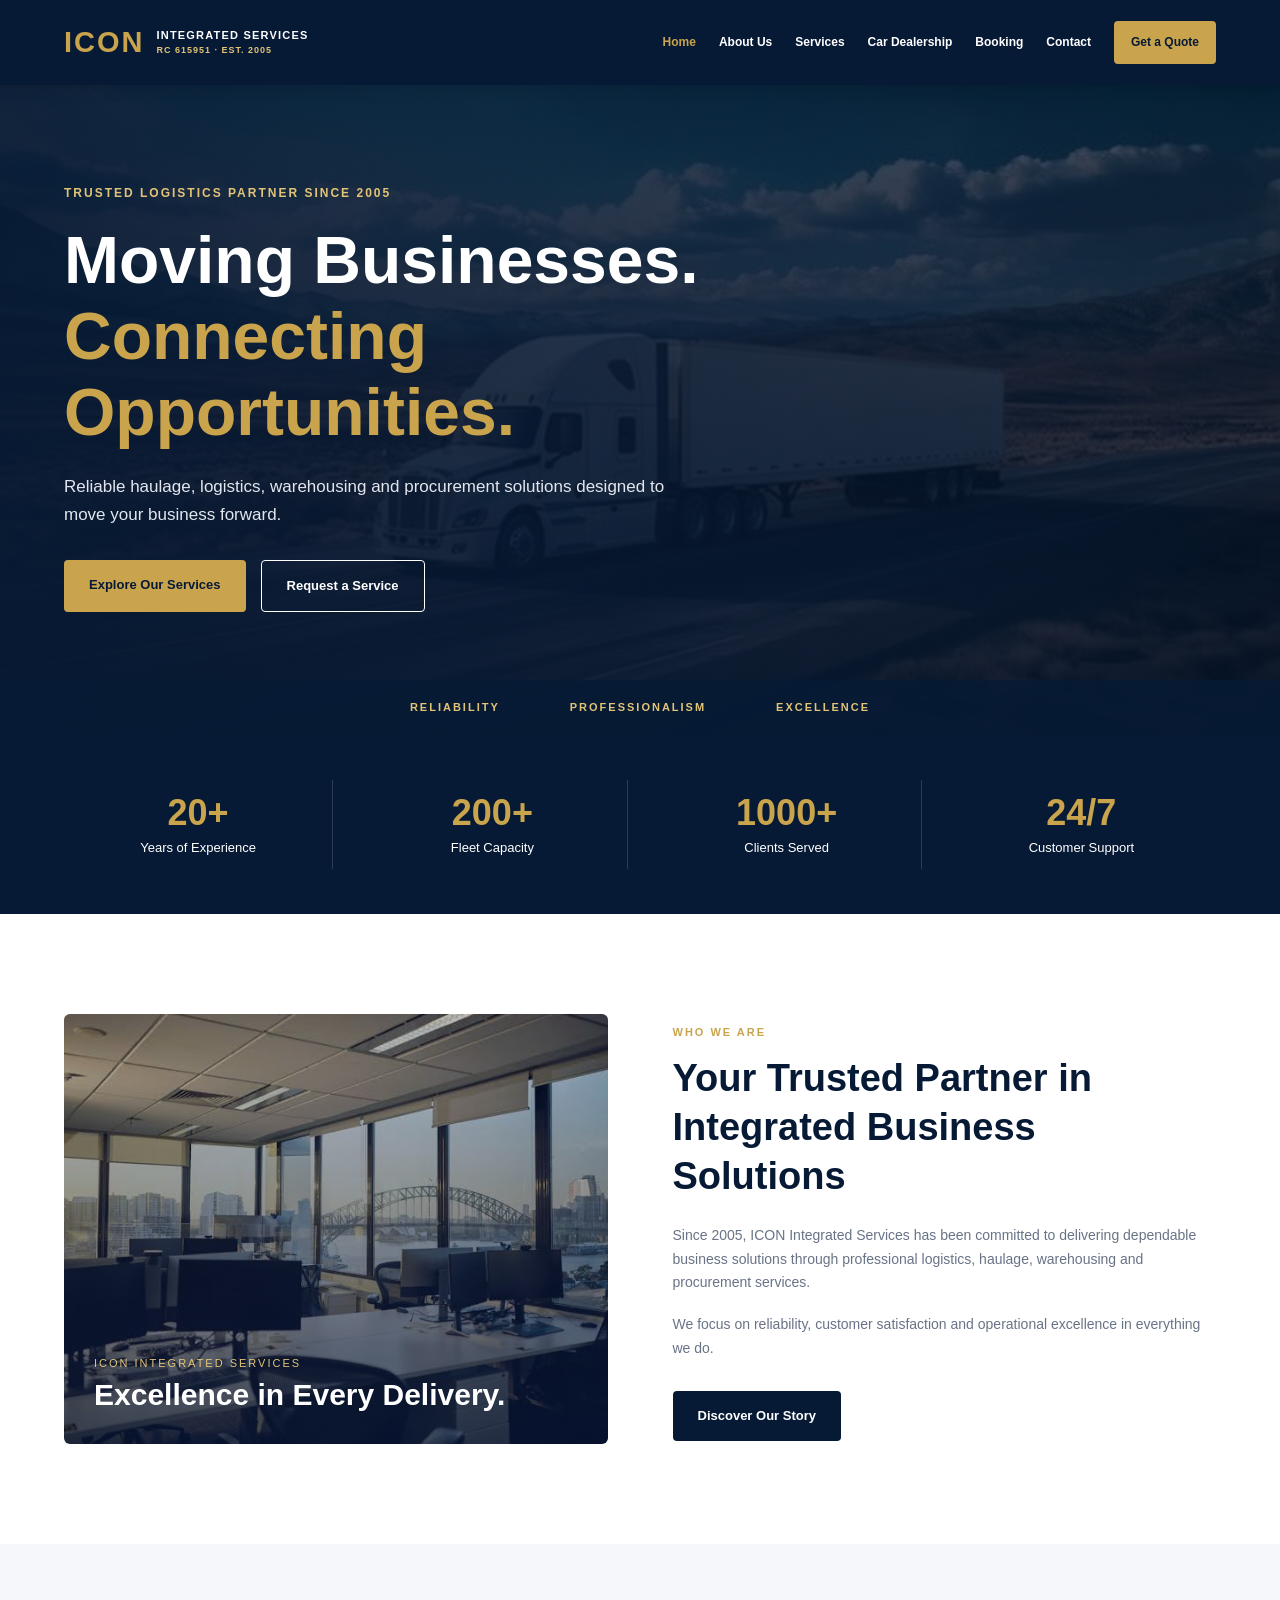
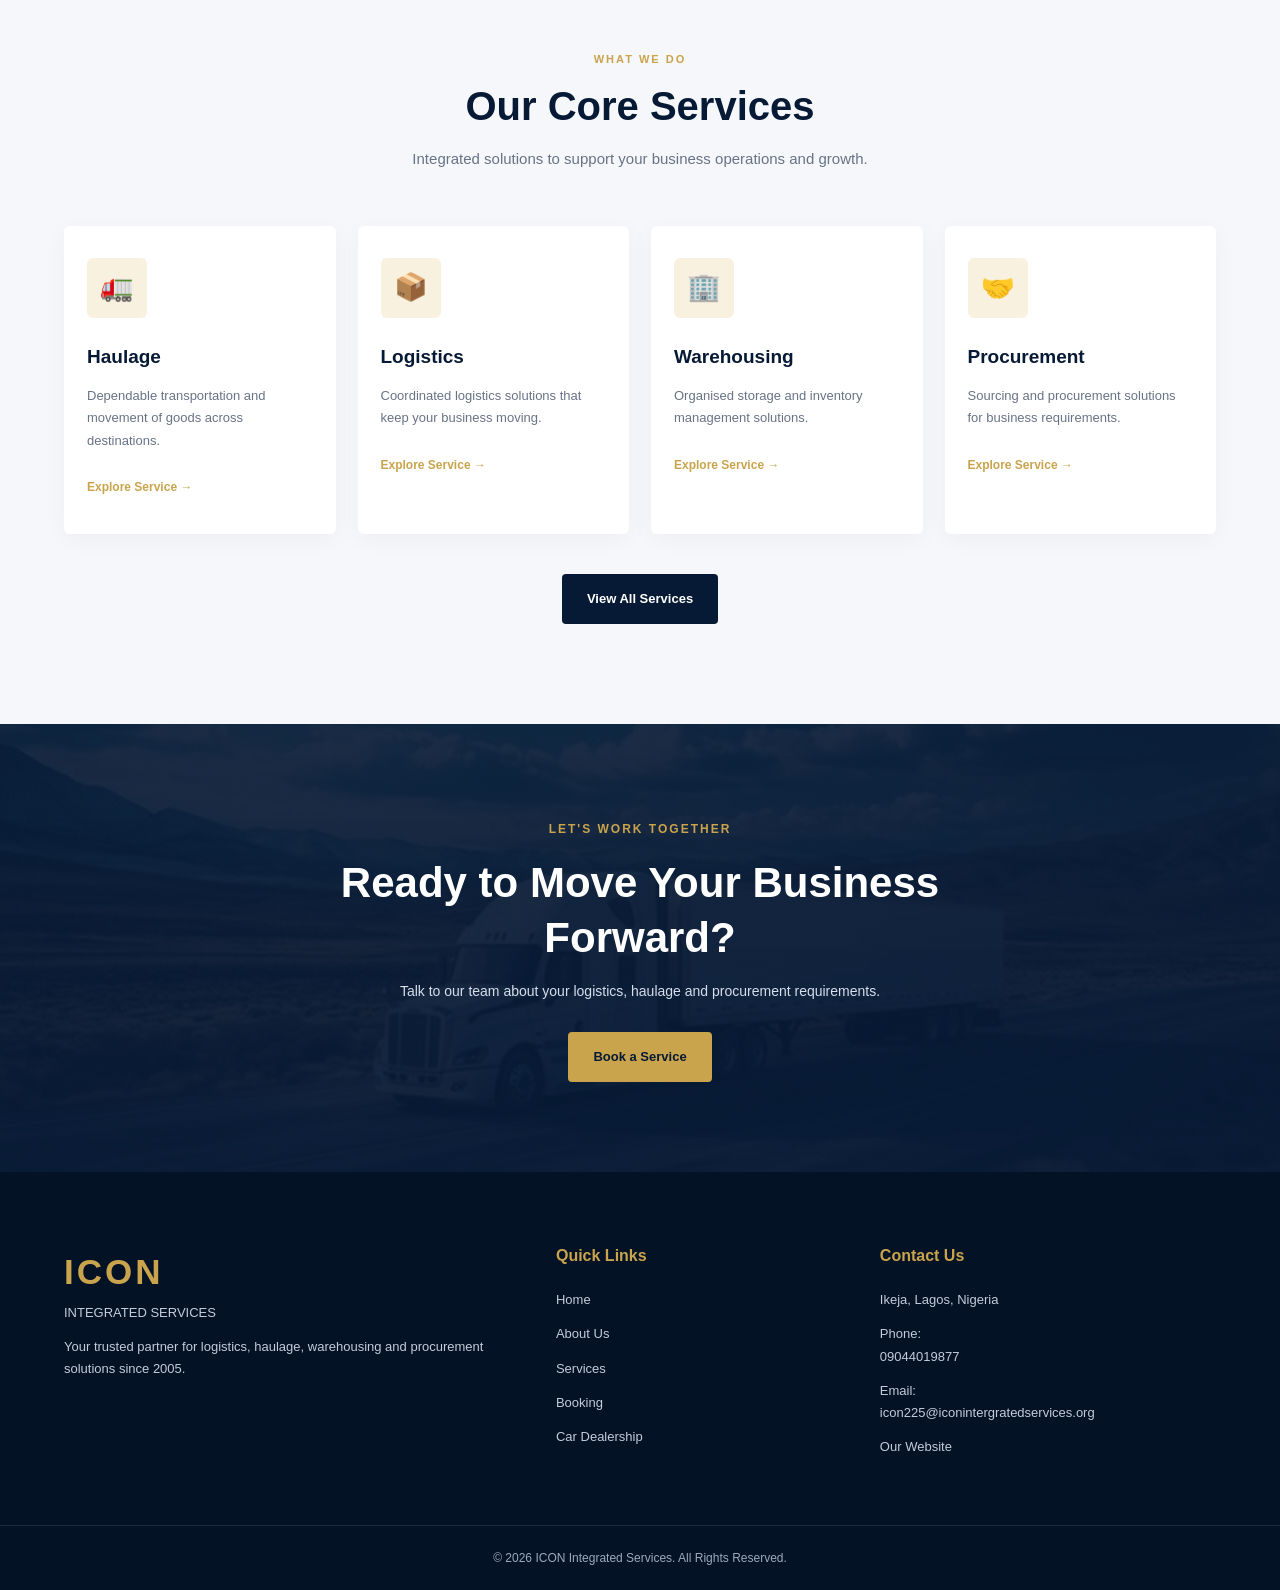
<file: index.html>
<!DOCTYPE html>
<html lang="en">
<head>
    <meta charset="UTF-8">
    <meta name="viewport" content="width=device-width, initial-scale=1.0">

    <title>ICON Integrated Services | Logistics & Haulage</title>

    <meta name="description" content="ICON Integrated Services provides professional haulage, logistics, warehousing and procurement solutions across Nigeria.">

    <meta name="theme-color" content="#071a35">

    <link rel="stylesheet" href="style.css">
</head>

<body>

    <!-- HEADER -->
    <header class="header">
        <div class="container nav-container">

            <a href="index.html" class="logo">
                <span class="logo-icon">ICON</span>
                <span class="logo-text">
                    INTEGRATED SERVICES
                    <small>RC 615951 · EST. 2005</small>
                </span>
            </a>

            <button class="menu-toggle" id="menuToggle"
                aria-label="Toggle navigation" aria-expanded="false">
                ☰
            </button>

            <nav class="navbar" id="navbar">
                <a href="index.html" class="active">Home</a>
                <a href="about.html">About Us</a>
                <a href="services.html">Services</a>
                <a href="car-dealership.html">Car Dealership</a>
                <a href="booking.html">Booking</a>
                <a href="contact.html">Contact</a>
                <a href="booking.html" class="nav-button">Get a Quote</a>
            </nav>

        </div>
    </header>


    <!-- HERO SECTION -->
    <section class="hero">

        <div class="hero-overlay"></div>

        <div class="container hero-content">

            <span class="hero-tag">
                TRUSTED LOGISTICS PARTNER SINCE 2005
            </span>

            <h1>
                Moving Businesses.<br>
                <span>Connecting Opportunities.</span>
            </h1>

            <p>
                Reliable haulage, logistics, warehousing and procurement
                solutions designed to move your business forward.
            </p>

            <div class="hero-buttons">
                <a href="services.html" class="btn btn-gold">
                    Explore Our Services
                </a>

                <a href="booking.html" class="btn btn-outline">
                    Request a Service
                </a>
            </div>

        </div>

        <div class="hero-bottom">
            <span>RELIABILITY</span>
            <span>PROFESSIONALISM</span>
            <span>EXCELLENCE</span>
        </div>

    </section>


    <!-- STATISTICS -->
    <section class="stats">
        <div class="container stats-grid">

            <div class="stat-item">
                <h2>20+</h2>
                <p>Years of Experience</p>
            </div>

            <div class="stat-item">
                <h2>200+</h2>
                <p>Fleet Capacity</p>
            </div>

            <div class="stat-item">
                <h2>1000+</h2>
                <p>Clients Served</p>
            </div>

            <div class="stat-item">
                <h2>24/7</h2>
                <p>Customer Support</p>
            </div>

        </div>
    </section>


    <!-- ABOUT PREVIEW -->
    <section class="about-section">
        <div class="container about-grid">

            <div class="about-image">
                <div class="about-image-text">
                    <span>ICON INTEGRATED SERVICES</span>
                    <h2>Excellence in Every Delivery.</h2>
                </div>
            </div>

            <div class="about-content">

                <span class="section-label">WHO WE ARE</span>

                <h2>
                    Your Trusted Partner in
                    Integrated Business Solutions
                </h2>

                <p>
                    Since 2005, ICON Integrated Services has been
                    committed to delivering dependable business
                    solutions through professional logistics,
                    haulage, warehousing and procurement services.
                </p>

                <p>
                    We focus on reliability, customer satisfaction
                    and operational excellence in everything we do.
                </p>

                <a href="about.html" class="btn btn-dark">
                    Discover Our Story
                </a>

            </div>

        </div>
    </section>


    <!-- SERVICES -->
    <section class="services-section">
        <div class="container">

            <div class="section-heading">
                <span class="section-label">WHAT WE DO</span>
                <h2>Our Core Services</h2>
                <p>
                    Integrated solutions to support your business
                    operations and growth.
                </p>
            </div>

            <div class="services-grid">

                <article class="service-card">
                    <div class="service-icon">🚛</div>
                    <h3>Haulage</h3>
                    <p>
                        Dependable transportation and movement
                        of goods across destinations.
                    </p>
                    <a href="services.html">Explore Service →</a>
                </article>

                <article class="service-card">
                    <div class="service-icon">📦</div>
                    <h3>Logistics</h3>
                    <p>
                        Coordinated logistics solutions that
                        keep your business moving.
                    </p>
                    <a href="services.html">Explore Service →</a>
                </article>

                <article class="service-card">
                    <div class="service-icon">🏢</div>
                    <h3>Warehousing</h3>
                    <p>
                        Organised storage and inventory
                        management solutions.
                    </p>
                    <a href="services.html">Explore Service →</a>
                </article>

                <article class="service-card">
                    <div class="service-icon">🤝</div>
                    <h3>Procurement</h3>
                    <p>
                        Sourcing and procurement solutions
                        for business requirements.
                    </p>
                    <a href="services.html">Explore Service →</a>
                </article>

            </div>

            <div class="services-more">
                <a href="services.html" class="btn btn-dark">
                    View All Services
                </a>
            </div>

        </div>
    </section>


    <!-- CALL TO ACTION -->
    <section class="cta-section">
        <div class="container cta-content">

            <span>LET'S WORK TOGETHER</span>

            <h2>
                Ready to Move Your Business Forward?
            </h2>

            <p>
                Talk to our team about your logistics,
                haulage and procurement requirements.
            </p>

            <a href="booking.html" class="btn btn-gold">
                Book a Service
            </a>

        </div>
    </section>


    <!-- FOOTER -->
    <footer class="footer">

        <div class="container footer-grid">

            <div>
                <h2>ICON</h2>
                <p>INTEGRATED SERVICES</p>
                <p>
                    Your trusted partner for logistics,
                    haulage, warehousing and procurement
                    solutions since 2005.
                </p>
            </div>

            <div>
                <h3>Quick Links</h3>
                <a href="index.html">Home</a>
                <a href="about.html">About Us</a>
                <a href="services.html">Services</a>
                <a href="booking.html">Booking</a>
                <a href="car-dealership.html">Car Dealership</a>
            </div>

            <div>
                <h3>Contact Us</h3>
                <p>Ikeja, Lagos, Nigeria</p>
                <p>Phone: <a href="tel:+2349044019877">09044019877</a></p>
                <p>Email: <a href="mailto:icon225@iconintergratedservices.org">icon225@iconintergratedservices.org</a></p>
                <a href="https://iconintegratedservices.org">
                    Our Website
                </a>
            </div>

        </div>

        <div class="footer-bottom">
            <p>
                © <span id="currentYear">2026</span>
                ICON Integrated Services. All Rights Reserved.
            </p>
        </div>

    </footer>


    <script src="scripts.js"></script>
    <script src="chat-widget.js"></script>

</body>
</html>
</file>
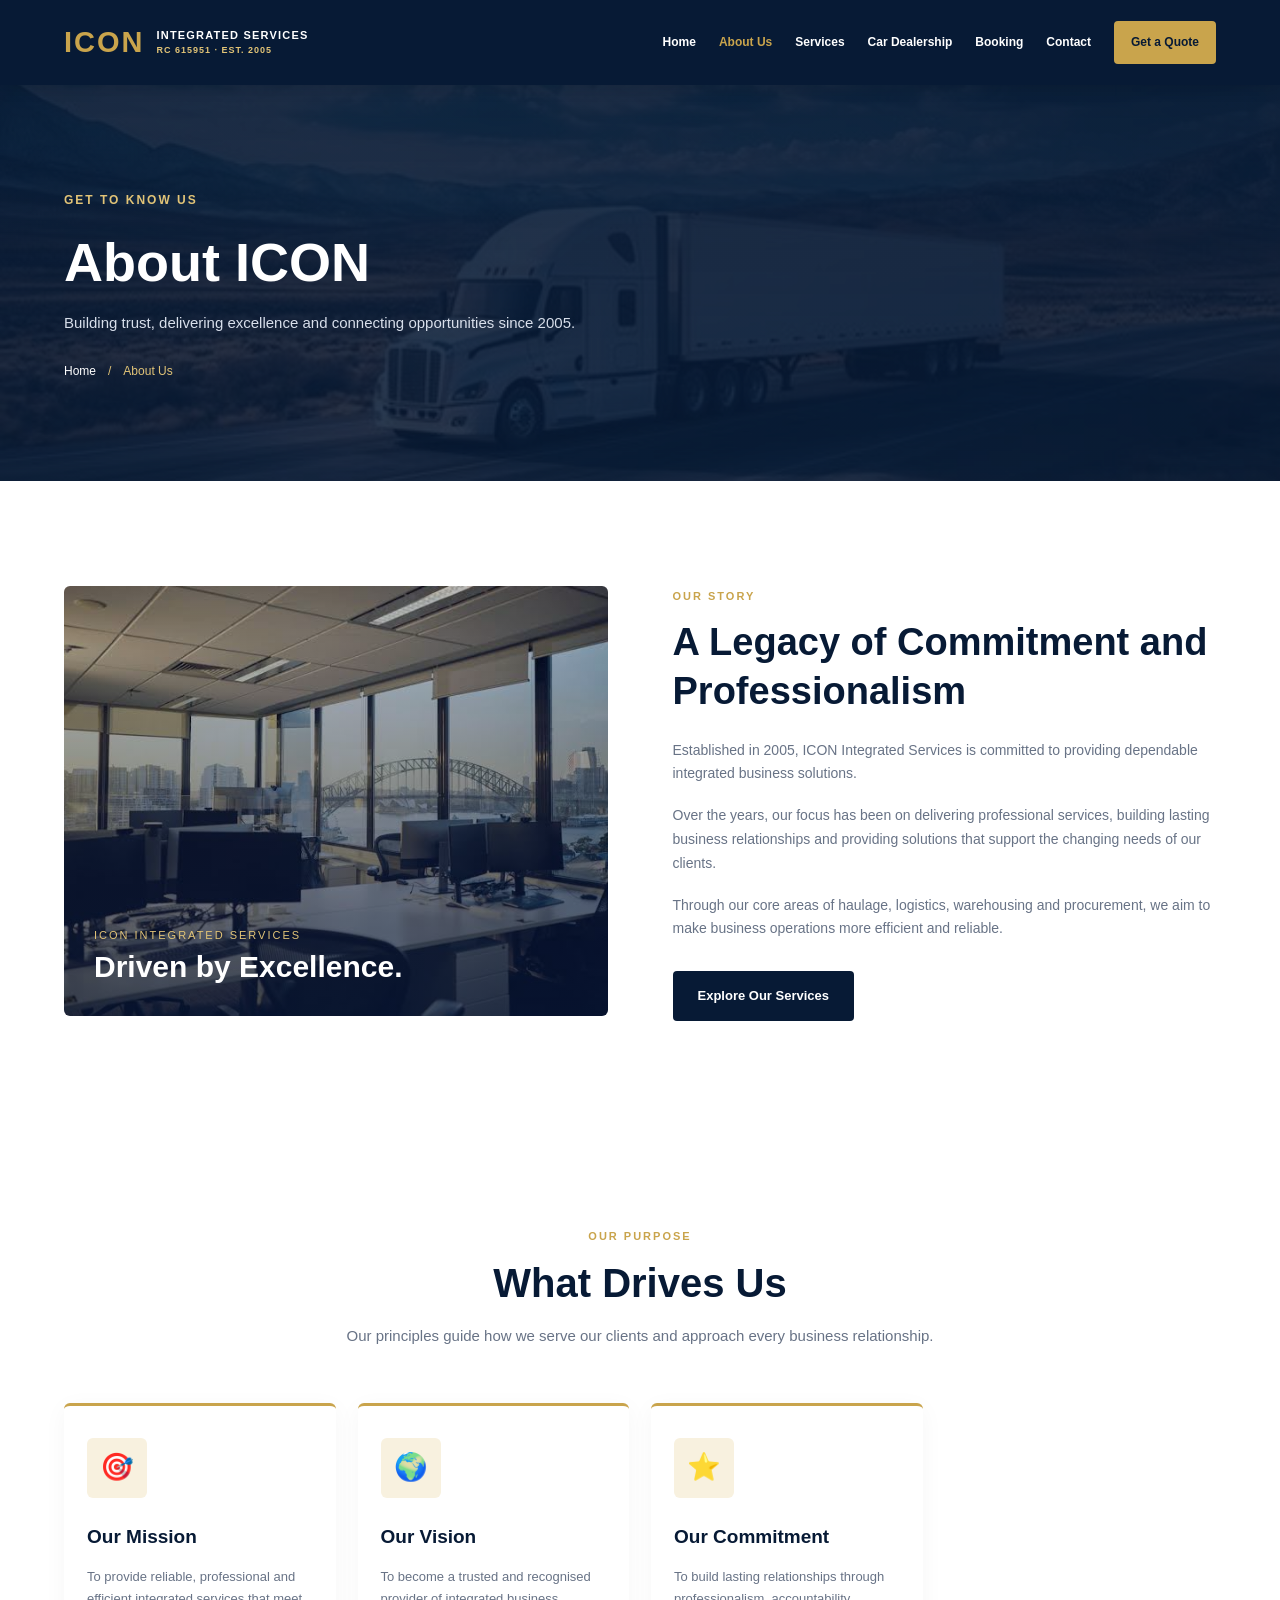
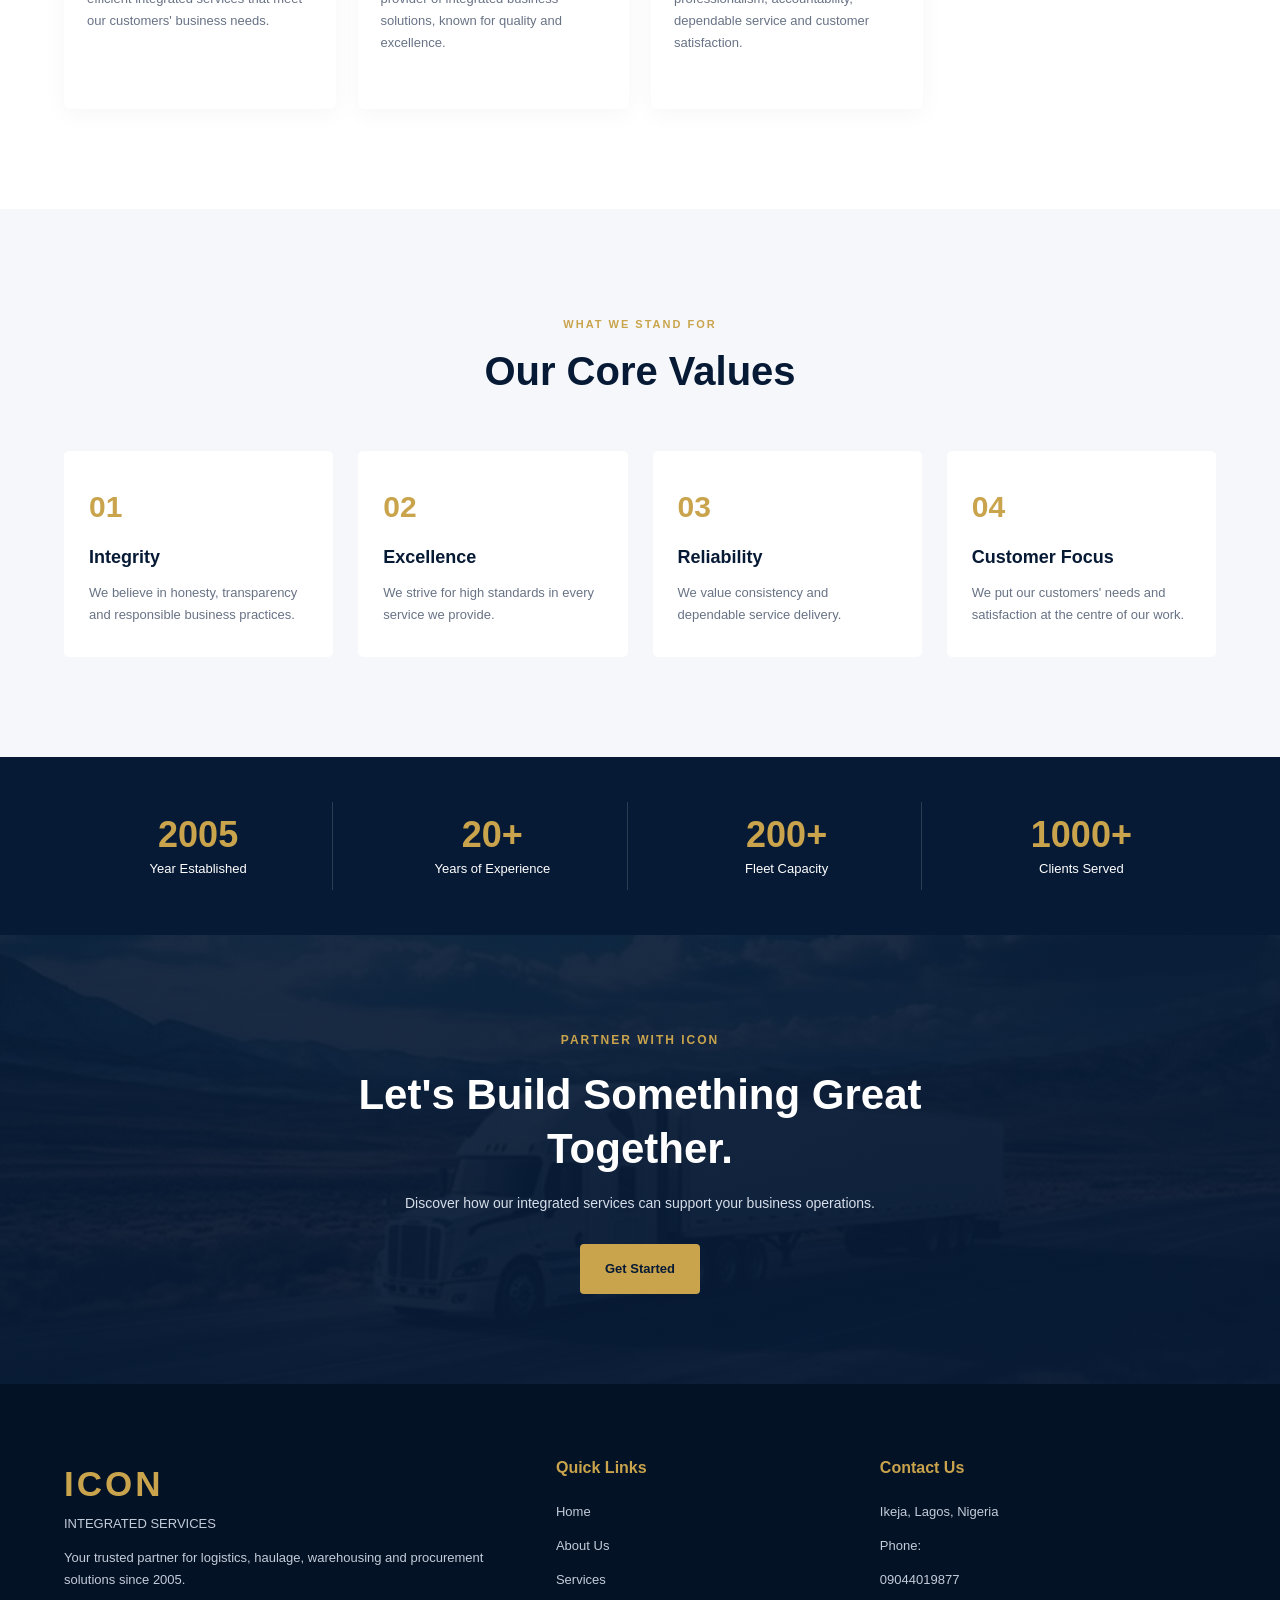
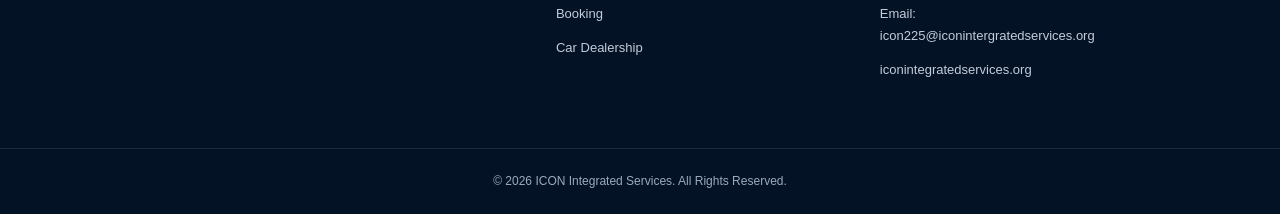
<file: about.html>
<!DOCTYPE html>
<html lang="en">
<head>
    <meta charset="UTF-8">
    <meta name="viewport" content="width=device-width, initial-scale=1.0">

    <title>About Us | ICON Integrated Services</title>

    <meta name="description" content="Learn about ICON Integrated Services, our history, mission, vision and commitment to excellence since 2005.">

    <meta name="theme-color" content="#071a35">

    <link rel="stylesheet" href="style.css">
</head>

<body>

    <!-- HEADER -->
    <header class="header">
        <div class="container nav-container">

            <a href="index.html" class="logo">
                <span class="logo-icon">ICON</span>
                <span class="logo-text">
                    INTEGRATED SERVICES
                    <small>RC 615951 · EST. 2005</small>
                </span>
            </a>

            <button class="menu-toggle" id="menuToggle"
                aria-label="Toggle navigation" aria-expanded="false">
                ☰
            </button>

            <nav class="navbar" id="navbar">
                <a href="index.html">Home</a>
                <a href="about.html" class="active">About Us</a>
                <a href="services.html">Services</a>
                <a href="car-dealership.html">Car Dealership</a>
                <a href="booking.html">Booking</a>
                <a href="contact.html">Contact</a>
                <a href="booking.html" class="nav-button">Get a Quote</a>
            </nav>

        </div>
    </header>


    <!-- PAGE HERO -->
    <section class="page-hero">
        <div class="container">
            <span class="hero-tag">GET TO KNOW US</span>
            <h1>About ICON</h1>
            <p>
                Building trust, delivering excellence and
                connecting opportunities since 2005.
            </p>

            <div class="breadcrumb">
                <a href="index.html">Home</a>
                <span>/</span>
                <span>About Us</span>
            </div>
        </div>
    </section>


    <!-- COMPANY INTRODUCTION -->
    <section class="about-section">
        <div class="container about-grid">

            <div class="about-image">
                <div class="about-image-text">
                    <span>ICON INTEGRATED SERVICES</span>
                    <h2>Driven by Excellence.</h2>
                </div>
            </div>

            <div class="about-content">

                <span class="section-label">OUR STORY</span>

                <h2>
                    A Legacy of Commitment
                    and Professionalism
                </h2>

                <p>
                    Established in 2005, ICON Integrated Services
                    is committed to providing dependable integrated
                    business solutions.
                </p>

                <p>
                    Over the years, our focus has been on delivering
                    professional services, building lasting business
                    relationships and providing solutions that support
                    the changing needs of our clients.
                </p>

                <p>
                    Through our core areas of haulage, logistics,
                    warehousing and procurement, we aim to make
                    business operations more efficient and reliable.
                </p>

                <a href="services.html" class="btn btn-dark">
                    Explore Our Services
                </a>

            </div>

        </div>
    </section>


    <!-- MISSION AND VISION -->
    <section class="mission-section">
        <div class="container">

            <div class="section-heading">
                <span class="section-label">OUR PURPOSE</span>
                <h2>What Drives Us</h2>
                <p>
                    Our principles guide how we serve our clients
                    and approach every business relationship.
                </p>
            </div>

            <div class="services-grid">

                <article class="service-card purpose-card">
                    <div class="service-icon">🎯</div>
                    <h3>Our Mission</h3>
                    <p>
                        To provide reliable, professional and
                        efficient integrated services that meet
                        our customers' business needs.
                    </p>
                </article>

                <article class="service-card purpose-card">
                    <div class="service-icon">🌍</div>
                    <h3>Our Vision</h3>
                    <p>
                        To become a trusted and recognised
                        provider of integrated business solutions,
                        known for quality and excellence.
                    </p>
                </article>

                <article class="service-card purpose-card">
                    <div class="service-icon">⭐</div>
                    <h3>Our Commitment</h3>
                    <p>
                        To build lasting relationships through
                        professionalism, accountability,
                        dependable service and customer satisfaction.
                    </p>
                </article>

            </div>

        </div>
    </section>


    <!-- CORE VALUES -->
    <section class="values-section">
        <div class="container">

            <div class="section-heading">
                <span class="section-label">WHAT WE STAND FOR</span>
                <h2>Our Core Values</h2>
            </div>

            <div class="values-grid">

                <div class="value-item">
                    <span>01</span>
                    <h3>Integrity</h3>
                    <p>
                        We believe in honesty, transparency
                        and responsible business practices.
                    </p>
                </div>

                <div class="value-item">
                    <span>02</span>
                    <h3>Excellence</h3>
                    <p>
                        We strive for high standards in
                        every service we provide.
                    </p>
                </div>

                <div class="value-item">
                    <span>03</span>
                    <h3>Reliability</h3>
                    <p>
                        We value consistency and dependable
                        service delivery.
                    </p>
                </div>

                <div class="value-item">
                    <span>04</span>
                    <h3>Customer Focus</h3>
                    <p>
                        We put our customers' needs and
                        satisfaction at the centre of our work.
                    </p>
                </div>

            </div>

        </div>
    </section>


    <!-- COMPANY STATISTICS -->
    <section class="stats">
        <div class="container stats-grid">

            <div class="stat-item">
                <h2>2005</h2>
                <p>Year Established</p>
            </div>

            <div class="stat-item">
                <h2>20+</h2>
                <p>Years of Experience</p>
            </div>

            <div class="stat-item">
                <h2>200+</h2>
                <p>Fleet Capacity</p>
            </div>

            <div class="stat-item">
                <h2>1000+</h2>
                <p>Clients Served</p>
            </div>

        </div>
    </section>


    <!-- CALL TO ACTION -->
    <section class="cta-section">
        <div class="container cta-content">

            <span>PARTNER WITH ICON</span>

            <h2>
                Let's Build Something
                Great Together.
            </h2>

            <p>
                Discover how our integrated services can
                support your business operations.
            </p>

            <a href="booking.html" class="btn btn-gold">
                Get Started
            </a>

        </div>
    </section>


    <!-- FOOTER -->
    <footer class="footer">

        <div class="container footer-grid">

            <div>
                <h2>ICON</h2>
                <p>INTEGRATED SERVICES</p>
                <p>
                    Your trusted partner for logistics,
                    haulage, warehousing and procurement
                    solutions since 2005.
                </p>
            </div>

            <div>
                <h3>Quick Links</h3>
                <a href="index.html">Home</a>
                <a href="about.html">About Us</a>
                <a href="services.html">Services</a>
                <a href="booking.html">Booking</a>
                <a href="car-dealership.html">Car Dealership</a>
            </div>

            <div>
                <h3>Contact Us</h3>
                <p>Ikeja, Lagos, Nigeria</p>
                <p>Phone: <a href="tel:+2349044019877"></a>09044019877</a></p>
                <p>Email: <a href="mailto:icon225@iconintergratedservices.org">icon225@iconintergratedservices.org</a></p>
                <a href="https://iconintegratedservices.org">
                    iconintegratedservices.org
                </a>
            </div>

        </div>

        <div class="footer-bottom">
            <p>
                © 2026 ICON Integrated Services.
                All Rights Reserved.
            </p>
        </div>

    </footer>

     <script src="scripts.js"></script>
     <script src="chat-widget.js"></script>

</body>
</html>
</file>
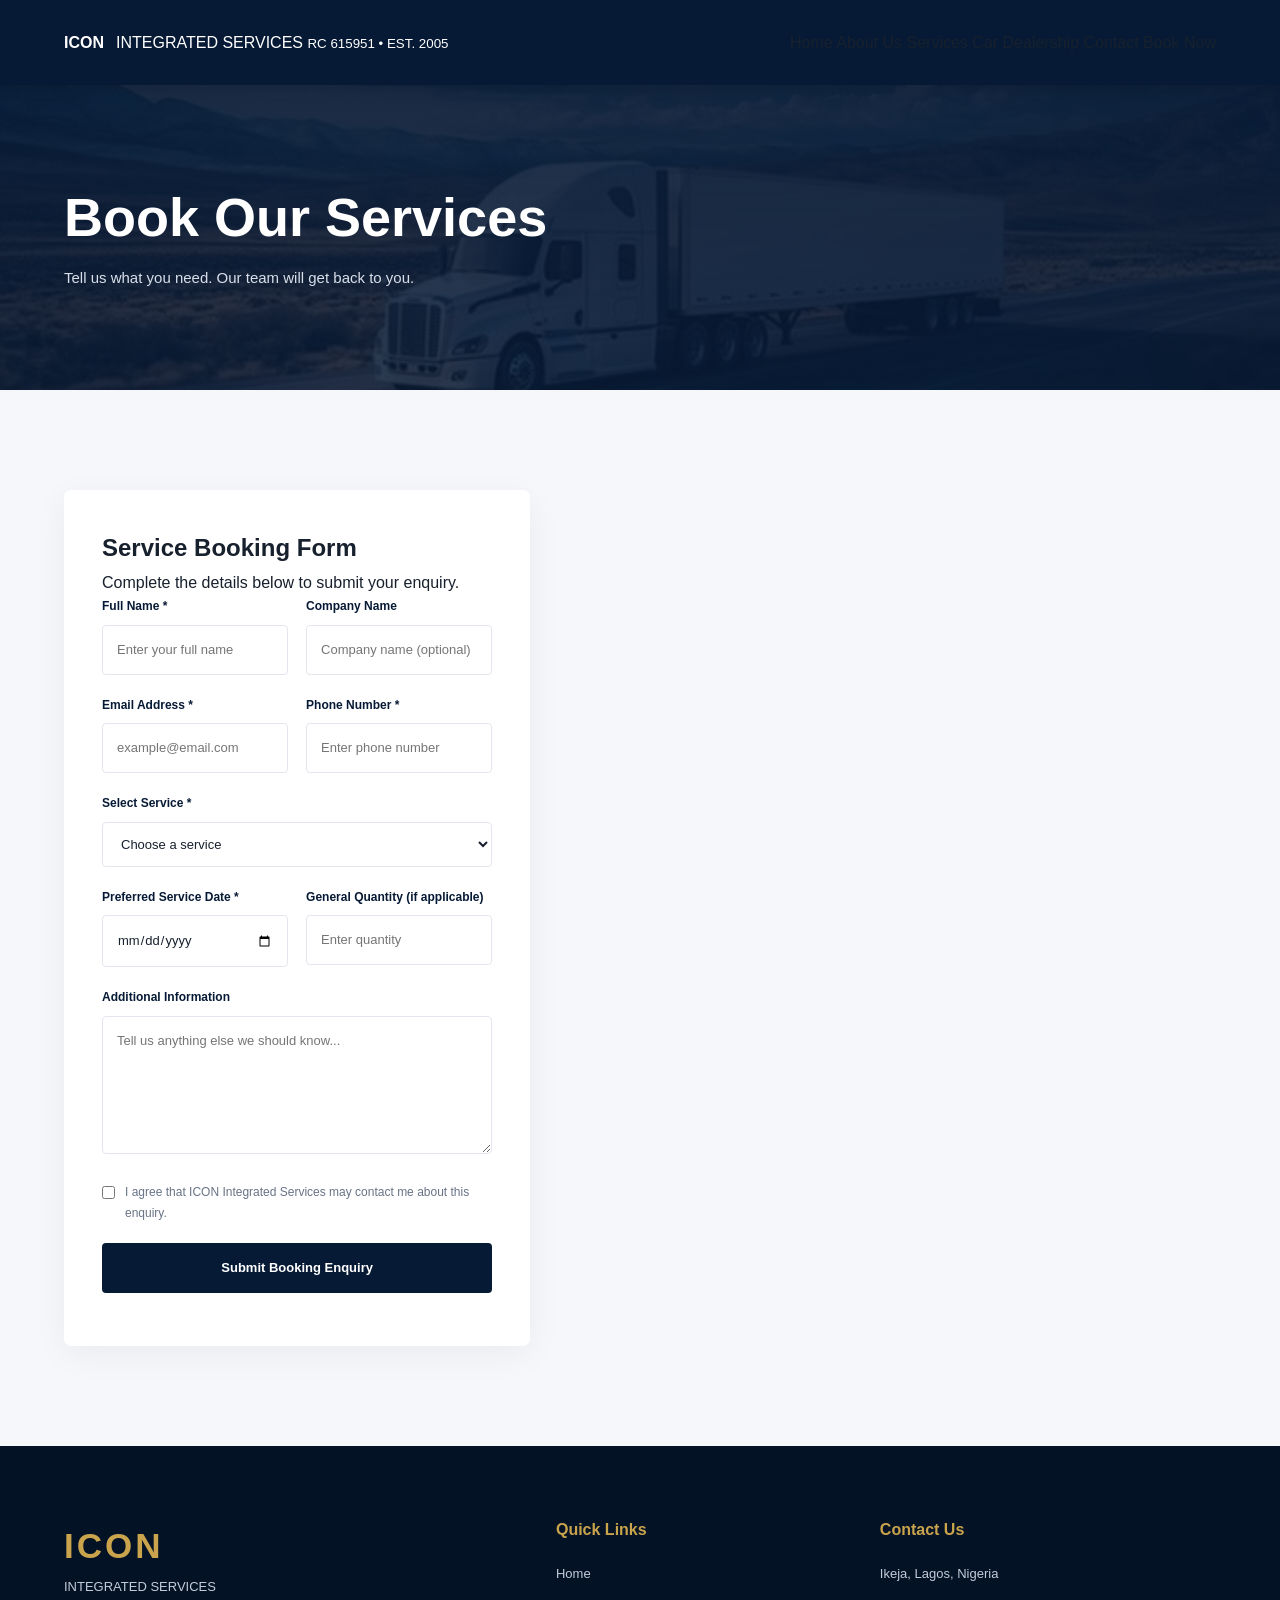
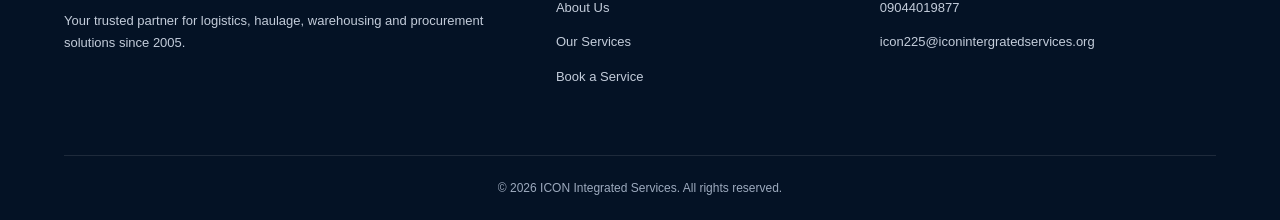
<file: booking.html>
<!DOCTYPE html>
<html lang="en">
<head>
    <meta charset="UTF-8">
    <meta name="viewport" content="width=device-width, initial-scale=1.0">
    <meta name="description" content="Book ICON Integrated Services for logistics, haulage, warehousing and procurement.">
    <title>Book a Service | ICON Integrated Services</title>
    <link rel="stylesheet" href="style.css">
</head>

<body>

<header class="header">
    <div class="container nav-container">
        <a href="index.html" class="logo">
            <strong>ICON</strong>
            <span>
                INTEGRATED SERVICES
                <small>RC 615951 • EST. 2005</small>
            </span>
        </a>

        <button class="menu-toggle" aria-label="Toggle navigation">
            ☰
        </button>

        <nav class="nav-menu">
            <a href="index.html">Home</a>
            <a href="about.html">About Us</a>
            <a href="services.html">Services</a>
            <a href="car-dealership.html">Car Dealership</a>
            <a href="contact.html">Contact</a>
            <a href="booking.html" class="active">Book Now</a>
        </nav>
    </div>
</header>

<main>
    <section class="page-hero">
        <div class="container">
            <h1>Book Our Services</h1>
            <p>Tell us what you need. Our team will get back to you.</p>
        </div>
    </section>

    <section class="booking-section">
        <div class="container booking-grid">
            <div class="booking-form-wrapper">

                <h2>Service Booking Form</h2>
                <p>Complete the details below to submit your enquiry.</p>

                <form id="bookingForm">

                    <div class="form-row">
                        <div class="form-group">
                            <label for="fullName">Full Name *</label>
                            <input type="text" id="fullName" name="fullName"
                                placeholder="Enter your full name"
                                autocomplete="name" required>
                        </div>

                        <div class="form-group">
                            <label for="company">Company Name</label>
                            <input type="text" id="company" name="company"
                                placeholder="Company name (optional)"
                                autocomplete="organization">
                        </div>
                    </div>

                    <div class="form-row">
                        <div class="form-group">
                            <label for="email">Email Address *</label>
                            <input type="email" id="email" name="email"
                                placeholder="example@email.com"
                                autocomplete="email" required>
                        </div>

                        <div class="form-group">
                            <label for="phone">Phone Number *</label>
                            <input type="tel" id="phone" name="phone"
                                placeholder="Enter phone number"
                                autocomplete="tel" required>
                        </div>
                    </div>

                    <div class="form-group">
                        <label for="service">Select Service *</label>
                        <select id="service" name="service" required>
                            <option value="">Choose a service</option>
                            <option value="logistics">Logistics</option>
                            <option value="haulage">Haulage</option>
                            <option value="warehousing">Warehousing</option>
                            <option value="procurement">Procurement</option>
                        </select>
                    </div>

                    <!-- LOGISTICS FIELDS -->
                    <div class="service-fields" id="logisticsFields" hidden>
                        <h3>Logistics Details</h3>

                        <div class="form-group">
                            <label for="pickup">Pickup Address *</label>
                            <input type="text" id="pickup" name="pickup"
                                placeholder="Where should we pick up the items?">
                        </div>

                        <div class="form-group">
                            <label for="destination">Delivery Address *</label>
                            <input type="text" id="destination" name="destination"
                                placeholder="Where should we deliver the items?">
                        </div>

                        <div class="form-group">
                            <label for="deliveryType">Delivery Type</label>
                            <select id="deliveryType" name="deliveryType">
                                <option value="">Select delivery type</option>
                                <option value="Same-day delivery">Same-day delivery</option>
                                <option value="Scheduled delivery">Scheduled delivery</option>
                                <option value="Interstate delivery">Interstate delivery</option>
                                <option value="Other">Other</option>
                            </select>
                        </div>
                    </div>

                    <!-- HAULAGE FIELDS -->
                    <div class="service-fields" id="haulageFields" hidden>
                        <h3>Haulage Details</h3>

                        <div class="form-group">
                            <label for="goodsType">Type of Goods *</label>
                            <input type="text" id="goodsType" name="goodsType"
                                placeholder="Describe the goods">
                        </div>

                        <div class="form-row">
                            <div class="form-group">
                                <label for="loadWeight">Estimated Load Weight</label>
                                <input type="text" id="loadWeight" name="loadWeight"
                                    placeholder="e.g. 10 tonnes">
                            </div>

                            <div class="form-group">
                                <label for="truckType">Vehicle Requirement</label>
                                <select id="truckType" name="truckType">
                                    <option value="">Select vehicle</option>
                                    <option value="Flatbed truck">Flatbed truck</option>
                                    <option value="Trailer">Trailer</option>
                                    <option value="Container truck">Container truck</option>
                                    <option value="Not sure">Not sure</option>
                                </select>
                            </div>
                        </div>
                    </div>

                    <!-- WAREHOUSING FIELDS -->
                    <div class="service-fields" id="warehousingFields" hidden>
                        <h3>Warehousing Details</h3>

                        <div class="form-group">
                            <label for="storageGoods">Goods to Be Stored *</label>
                            <input type="text" id="storageGoods" name="storageGoods"
                                placeholder="What goods do you want to store?">
                        </div>

                        <div class="form-row">
                            <div class="form-group">
                                <label for="storageType">Storage Type</label>
                                <select id="storageType" name="storageType">
                                    <option value="">Select storage type</option>
                                    <option value="General storage">General storage</option>
                                    <option value="Temperature-controlled">Temperature-controlled</option>
                                    <option value="Bulk storage">Bulk storage</option>
                                    <option value="Not sure">Not sure</option>
                                </select>
                            </div>

                            <div class="form-group">
                                <label for="storageDuration">Storage Duration</label>
                                <select id="storageDuration" name="storageDuration">
                                    <option value="">Select duration</option>
                                    <option value="Less than one month">Less than one month</option>
                                    <option value="1–3 months">1–3 months</option>
                                    <option value="3–6 months">3–6 months</option>
                                    <option value="Over 6 months">Over 6 months</option>
                                </select>
                            </div>
                        </div>
                    </div>

                    <!-- PROCUREMENT FIELDS -->
                    <div class="service-fields" id="procurementFields" hidden>
                        <h3>Procurement Details</h3>

                        <div class="form-group">
                            <label for="itemsRequired">Items Required *</label>
                            <input type="text" id="itemsRequired" name="itemsRequired"
                                placeholder="List the items you need">
                        </div>

                        <div class="form-group">
                            <label for="itemQuantity">Quantity Required</label>
                            <input type="text" id="itemQuantity" name="itemQuantity"
                                placeholder="Enter quantity">
                        </div>

                        <div class="form-group">
                            <label for="specifications">Product Specifications</label>
                            <input type="text" id="specifications" name="specifications"
                                placeholder="Brand, size, quality or other requirements">
                        </div>
                    </div>

                    <div class="form-row">
                        <div class="form-group">
                            <label for="date">Preferred Service Date *</label>
                            <input type="date" id="date" name="date" required>
                        </div>

                        <div class="form-group">
                            <label for="quantity">General Quantity (if applicable)</label>
                            <input type="text" id="quantity" name="quantity"
                                placeholder="Enter quantity">
                        </div>
                    </div>

                    <div class="form-group">
                        <label for="message">Additional Information</label>
                        <textarea id="message" name="message" rows="5"
                            placeholder="Tell us anything else we should know..."></textarea>
                    </div>

                    <label class="consent-label">
                        <input type="checkbox" name="consent" required>
                        I agree that ICON Integrated Services may contact me
                        about this enquiry.
                    </label>

                    <button type="submit" class="btn btn-dark form-submit">
                        Submit Booking Enquiry
                    </button>

                    <p id="bookingMessage" class="form-message"
                        role="status" aria-live="polite"></p>

                </form>
            </div>
        </div>
    </section>
</main>

<footer class="footer">
    <div class="container footer-grid">
        <div>
            <h2>ICON</h2>
            <p>INTEGRATED SERVICES</p>
            <p>Your trusted partner for logistics, haulage, warehousing
                and procurement solutions since 2005.</p>
        </div>

        <div>
            <h3>Quick Links</h3>
            <a href="index.html">Home</a>
            <a href="about.html">About Us</a>
            <a href="services.html">Our Services</a>
            <a href="booking.html">Book a Service</a>
        </div>

        <div>
            <h3>Contact Us</h3>
            <p>Ikeja, Lagos, Nigeria</p>
            <p><a href="tel:+2349044019877">09044019877</a></p>
            <p><a href="mailto:icon225@iconintergratedservices.org">
                icon225@iconintergratedservices.org</a></p>
        </div>
    </div>

    <div class="container footer-bottom">
        <p>&copy; <span id="currentYear"></span> ICON Integrated Services.
            All rights reserved.</p>
    </div>
</footer>

<script>
document.addEventListener("DOMContentLoaded", function () {
    const serviceSelect = document.getElementById("service");

    const sections = {
        logistics: document.getElementById("logisticsFields"),
        haulage: document.getElementById("haulageFields"),
        warehousing: document.getElementById("warehousingFields"),
        procurement: document.getElementById("procurementFields")
    };

    const requiredFields = {
        logistics: ["pickup", "destination"],
        haulage: ["goodsType"],
        warehousing: ["storageGoods"],
        procurement: ["itemsRequired"]
    };

    function updateServiceFields() {
        const selected = serviceSelect.value;

        Object.entries(sections).forEach(([service, section]) => {
            const isActive = service === selected;

            section.hidden = !isActive;

            section.querySelectorAll("input, select, textarea").forEach(field => {
                field.disabled = !isActive;
                field.required = isActive &&
                    (requiredFields[service] || []).includes(field.name);
            });
        });
    }

    serviceSelect.addEventListener("change", updateServiceFields);
    updateServiceFields();

    const dateInput = document.getElementById("date");
    const today = new Date();
    const localDate = [
        today.getFullYear(),
        String(today.getMonth() + 1).padStart(2, "0"),
        String(today.getDate()).padStart(2, "0")
    ].join("-");

    dateInput.min = localDate;

    document.getElementById("currentYear").textContent =
        new Date().getFullYear();
});
</script>

<script src="scripts.js"></script>
<script src="chat-widget.js"></script>

</body>
</html>
</file>
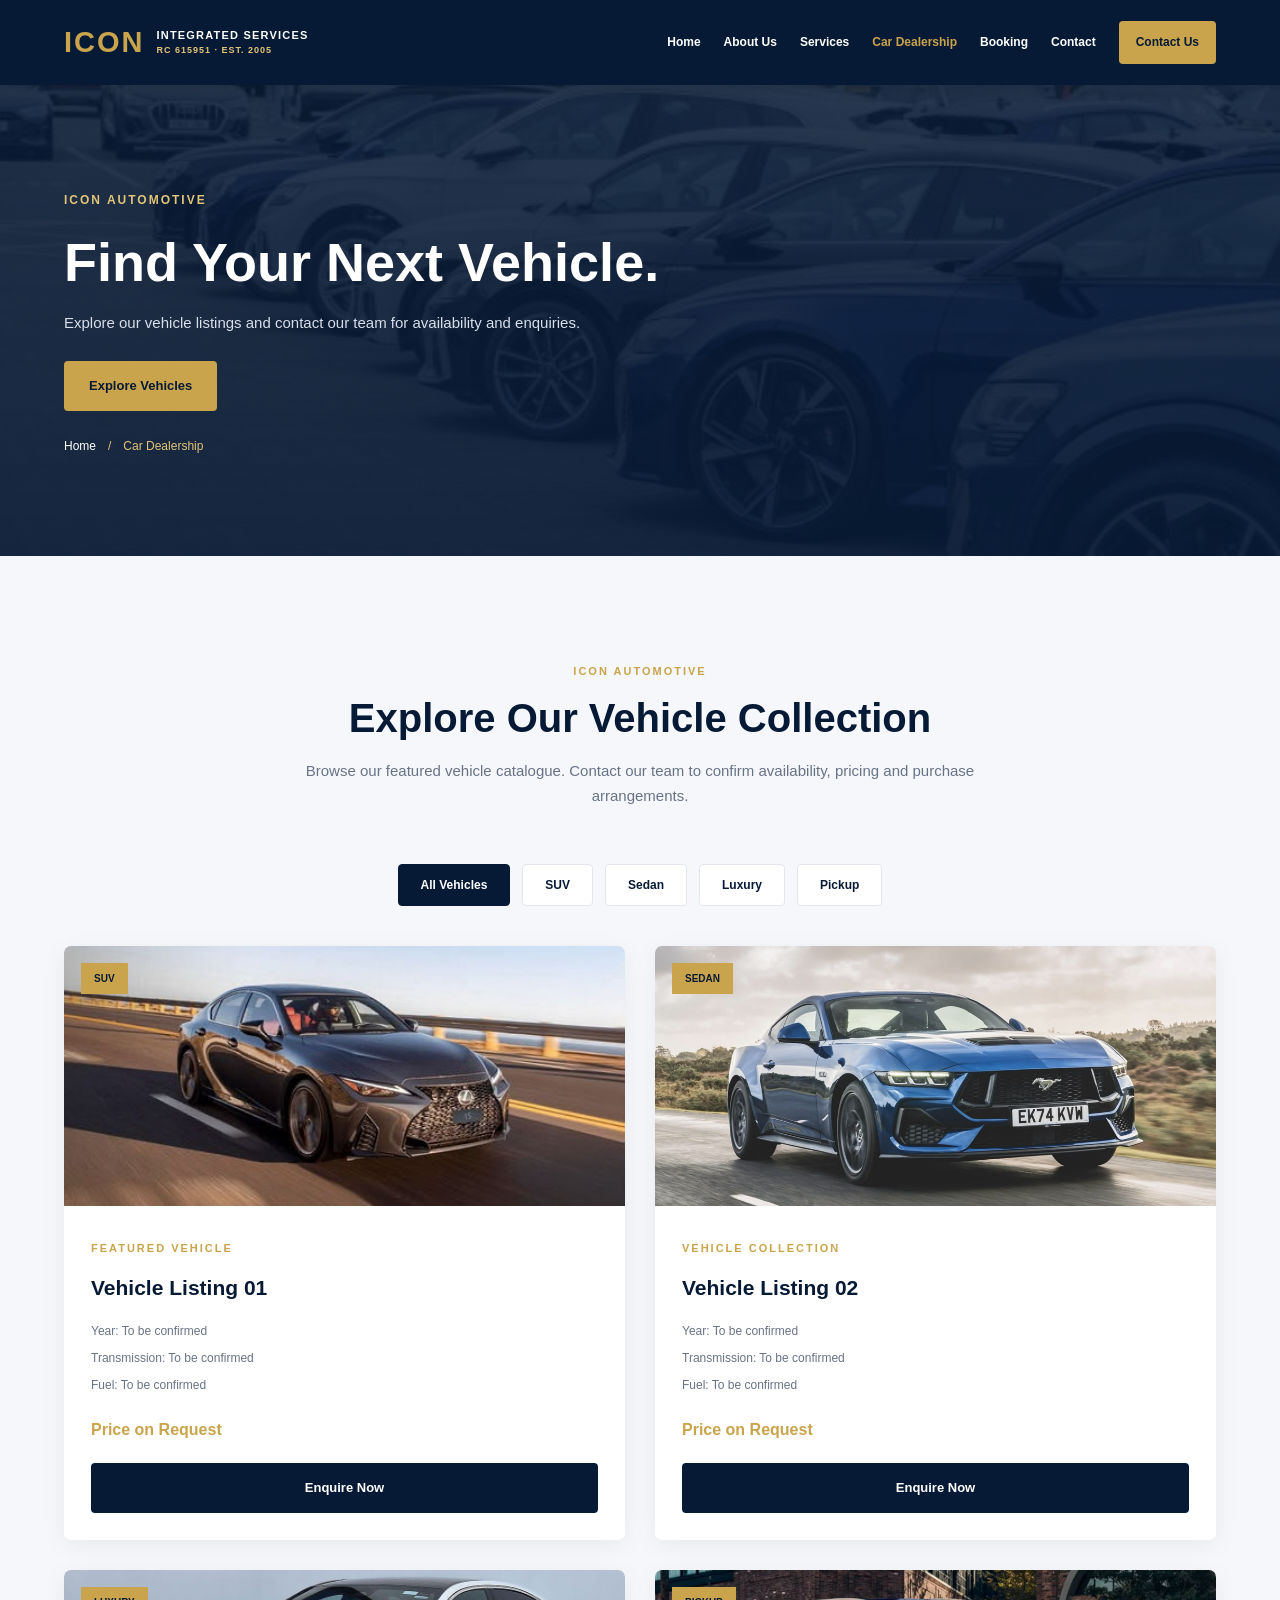
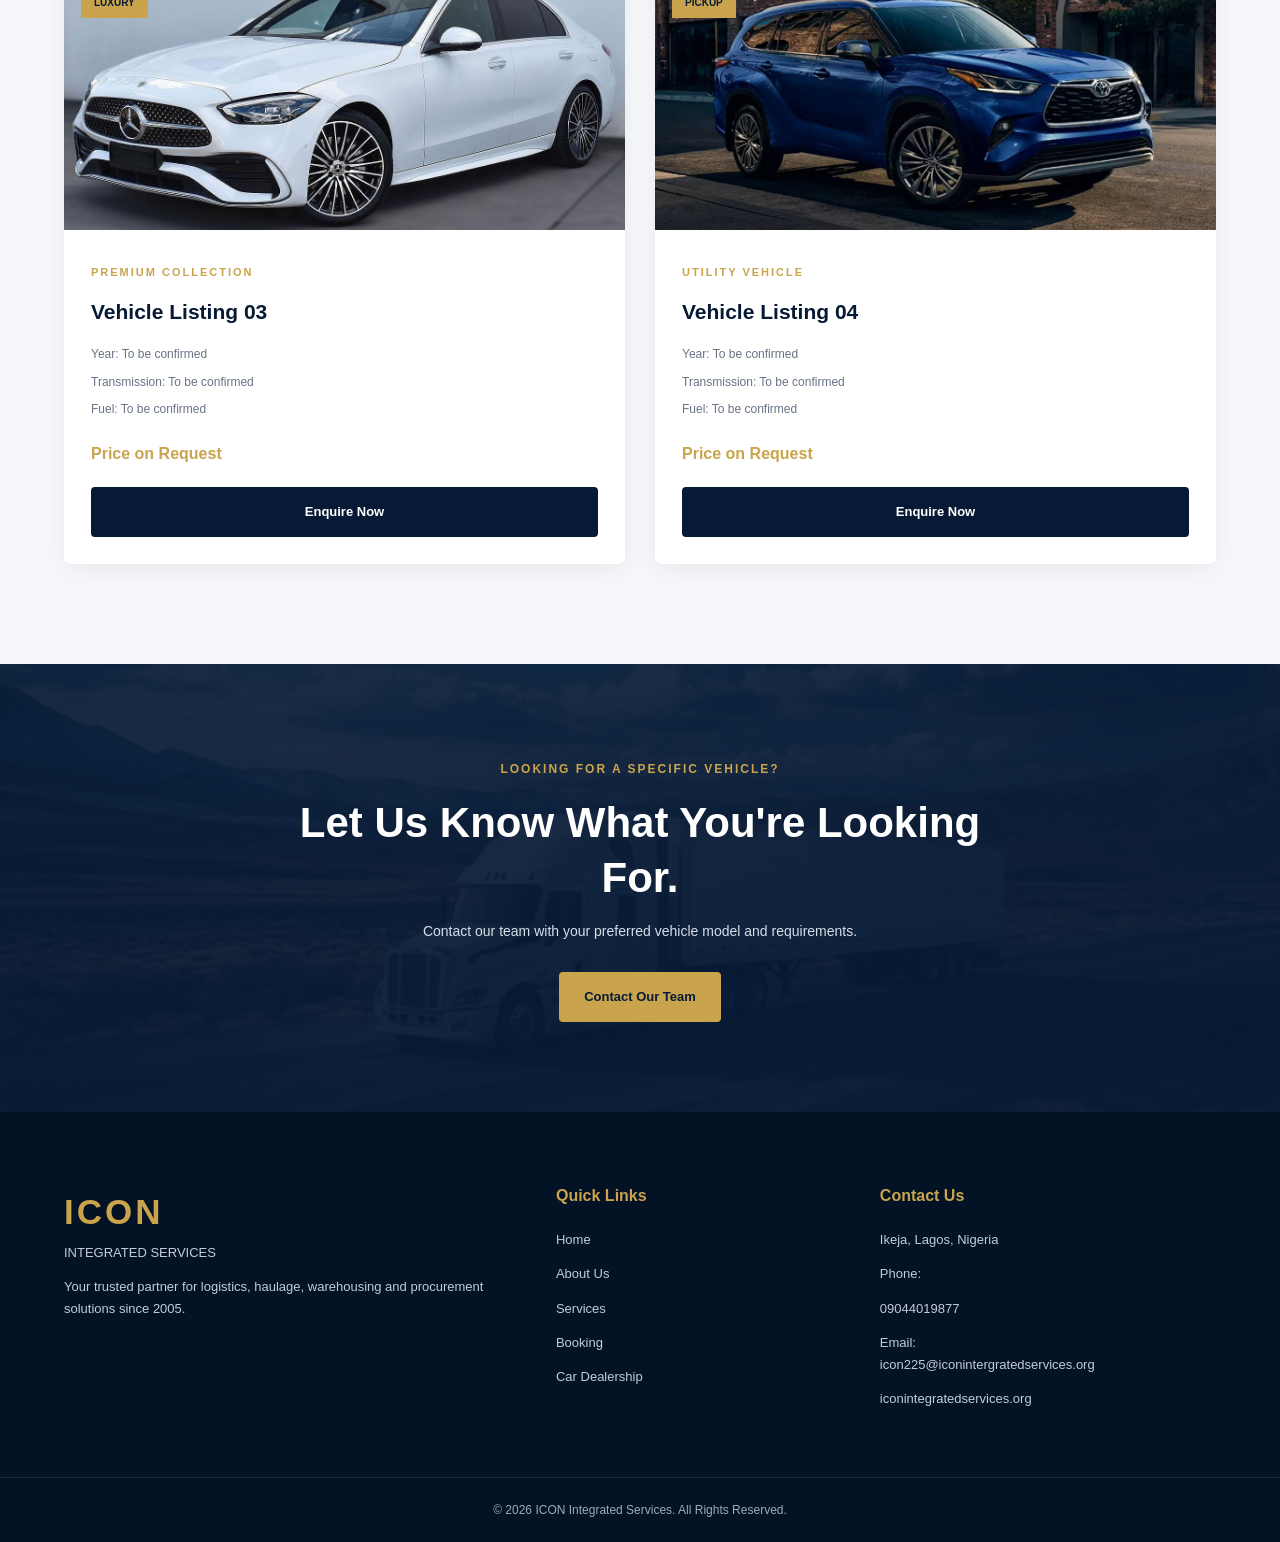
<file: car-dealership.html>
<!DOCTYPE html>
<html lang="en">
<head>
    <meta charset="UTF-8">
    <meta name="viewport" content="width=device-width, initial-scale=1.0">

    <title>Car Dealership | ICON Integrated Services</title>

    <meta name="description" content="Explore vehicle listings from ICON Integrated Services. Contact our team for vehicle availability and enquiries.">

    <meta name="theme-color" content="#071a35">
    <link rel="stylesheet" href="style.css">
</head>

<body>

    <!-- HEADER -->
    <header class="header">
        <div class="container nav-container">

            <a href="index.html" class="logo">
                <span class="logo-icon">ICON</span>
                <span class="logo-text">
                    INTEGRATED SERVICES
                    <small>RC 615951 · EST. 2005</small>
                </span>
            </a>

            <button class="menu-toggle" id="menuToggle"
                aria-label="Toggle navigation" aria-expanded="false">
                ☰
            </button>

            <nav class="navbar" id="navbar">
                <a href="index.html">Home</a>
                <a href="about.html">About Us</a>
                <a href="services.html">Services</a>
                <a href="car-dealership.html" class="active">Car Dealership</a>
                <a href="booking.html">Booking</a>
                <a href="contact.html">Contact</a>
                <a href="contact.html" class="nav-button">Contact Us</a>
            </nav>

        </div>
    </header>


    <!-- HERO -->
    <section class="page-hero dealership-hero">
        <div class="container">

            <span class="hero-tag">ICON AUTOMOTIVE</span>

            <h1>Find Your Next Vehicle.</h1>

            <p>
                Explore our vehicle listings and contact
                our team for availability and enquiries.
            </p>

            <a href="#vehicles" class="btn btn-gold">
                Explore Vehicles
            </a>

            <div class="breadcrumb">
                <a href="index.html">Home</a>
                <span>/</span>
                <span>Car Dealership</span>
            </div>

        </div>
    </section>


    <!-- INTRODUCTION -->
    <section class="services-section">
        <div class="container">

            <div class="section-heading">
                <span class="section-label">ICON AUTOMOTIVE</span>

                <h2>Explore Our Vehicle Collection</h2>

                <p>
                    Browse our featured vehicle catalogue.
                    Contact our team to confirm availability,
                    pricing and purchase arrangements.
                </p>
            </div>


            <!-- VEHICLE FILTERS -->
            <div class="vehicle-filters">

                <button class="filter-btn active"
                    data-filter="all">All Vehicles</button>

                <button class="filter-btn"
                    data-filter="suv">SUV</button>

                <button class="filter-btn"
                    data-filter="sedan">Sedan</button>

                <button class="filter-btn"
                    data-filter="luxury">Luxury</button>

                <button class="filter-btn"
                    data-filter="pickup">Pickup</button>

            </div>


            <!-- VEHICLE LISTINGS -->
            <div class="vehicle-grid" id="vehicles">


                <!-- VEHICLE 1 -->
                <article class="vehicle-card" data-category="suv">

                    <div class="vehicle-image">
                        <img
                            src="images/car-1.jpg"
                            alt="Vehicle listing 1"
                            loading="lazy">

                        <span class="vehicle-tag">SUV</span>
                    </div>

                    <div class="vehicle-content">

                        <span class="section-label">FEATURED VEHICLE</span>

                        <h3>Vehicle Listing 01</h3>

                        <div class="vehicle-specs">
                            <span>Year: To be confirmed</span>
                            <span>Transmission: To be confirmed</span>
                            <span>Fuel: To be confirmed</span>
                        </div>

                        <p class="vehicle-price">
                            Price on Request
                        </p>

                        <a href="contact.html"
                           class="btn btn-dark vehicle-button">
                            Enquire Now
                        </a>

                    </div>

                </article>


                <!-- VEHICLE 2 -->
                <article class="vehicle-card" data-category="sedan">

                    <div class="vehicle-image">
                        <img
                            src="images/car-2.jpg"
                            alt="Vehicle listing 2"
                            loading="lazy">

                        <span class="vehicle-tag">SEDAN</span>
                    </div>

                    <div class="vehicle-content">

                        <span class="section-label">VEHICLE COLLECTION</span>

                        <h3>Vehicle Listing 02</h3>

                        <div class="vehicle-specs">
                            <span>Year: To be confirmed</span>
                            <span>Transmission: To be confirmed</span>
                            <span>Fuel: To be confirmed</span>
                        </div>

                        <p class="vehicle-price">
                            Price on Request
                        </p>

                        <a href="contact.html"
                           class="btn btn-dark vehicle-button">
                            Enquire Now
                        </a>

                    </div>

                </article>


                <!-- VEHICLE 3 -->
                <article class="vehicle-card" data-category="luxury">

                    <div class="vehicle-image">
                        <img
                            src="images/car-3.jpg"
                            alt="Vehicle listing 3"
                            loading="lazy">

                        <span class="vehicle-tag">LUXURY</span>
                    </div>

                    <div class="vehicle-content">

                        <span class="section-label">PREMIUM COLLECTION</span>

                        <h3>Vehicle Listing 03</h3>

                        <div class="vehicle-specs">
                            <span>Year: To be confirmed</span>
                            <span>Transmission: To be confirmed</span>
                            <span>Fuel: To be confirmed</span>
                        </div>

                        <p class="vehicle-price">
                            Price on Request
                        </p>

                        <a href="contact.html"
                           class="btn btn-dark vehicle-button">
                            Enquire Now
                        </a>

                    </div>

                </article>


                <!-- VEHICLE 4 -->
                <article class="vehicle-card" data-category="pickup">

                    <div class="vehicle-image">
                        <img
                            src="images/car-4.jpg"
                            alt="Vehicle listing 4"
                            loading="lazy">

                        <span class="vehicle-tag">PICKUP</span>
                    </div>

                    <div class="vehicle-content">

                        <span class="section-label">UTILITY VEHICLE</span>

                        <h3>Vehicle Listing 04</h3>

                        <div class="vehicle-specs">
                            <span>Year: To be confirmed</span>
                            <span>Transmission: To be confirmed</span>
                            <span>Fuel: To be confirmed</span>
                        </div>

                        <p class="vehicle-price">
                            Price on Request
                        </p>

                        <a href="contact.html"
                           class="btn btn-dark vehicle-button">
                            Enquire Now
                        </a>

                    </div>

                </article>


            </div>

        </div>
    </section>


    <!-- DEALERSHIP CTA -->
    <section class="cta-section">
        <div class="container cta-content">

            <span>LOOKING FOR A SPECIFIC VEHICLE?</span>

            <h2>Let Us Know What You're Looking For.</h2>

            <p>
                Contact our team with your preferred
                vehicle model and requirements.
            </p>

            <a href="contact.html" class="btn btn-gold">
                Contact Our Team
            </a>

        </div>
    </section>


    <!-- FOOTER -->
    <footer class="footer">

        <div class="container footer-grid">

            <div>
                <h2>ICON</h2>
                <p>INTEGRATED SERVICES</p>
                <p>
                    Your trusted partner for logistics,
                    haulage, warehousing and procurement
                    solutions since 2005.
                </p>
            </div>

            <div>
                <h3>Quick Links</h3>
                <a href="index.html">Home</a>
                <a href="about.html">About Us</a>
                <a href="services.html">Services</a>
                <a href="booking.html">Booking</a>
                <a href="car-dealership.html">Car Dealership</a>
            </div>

            <div>
                <h3>Contact Us</h3>
                <p>Ikeja, Lagos, Nigeria</p>
                <p>Phone: <a href="tel:+2349044019877"></a>09044019877</a></p>
                <p>Email: <a href="mailto:icon225@iconintergratedservices.org">icon225@iconintergratedservices.org</a></p>
                <a href="https://iconintegratedservices.org">
                    iconintegratedservices.org
                </a>
            </div>

        </div>

        <div class="footer-bottom">
            <p>
                © 2026 ICON Integrated Services.
                All Rights Reserved.
            </p>
        </div>

    </footer>

     <script src="scripts.js"></script>
     <script src="chat-widget.js"></script>

</body>
</html>
</file>
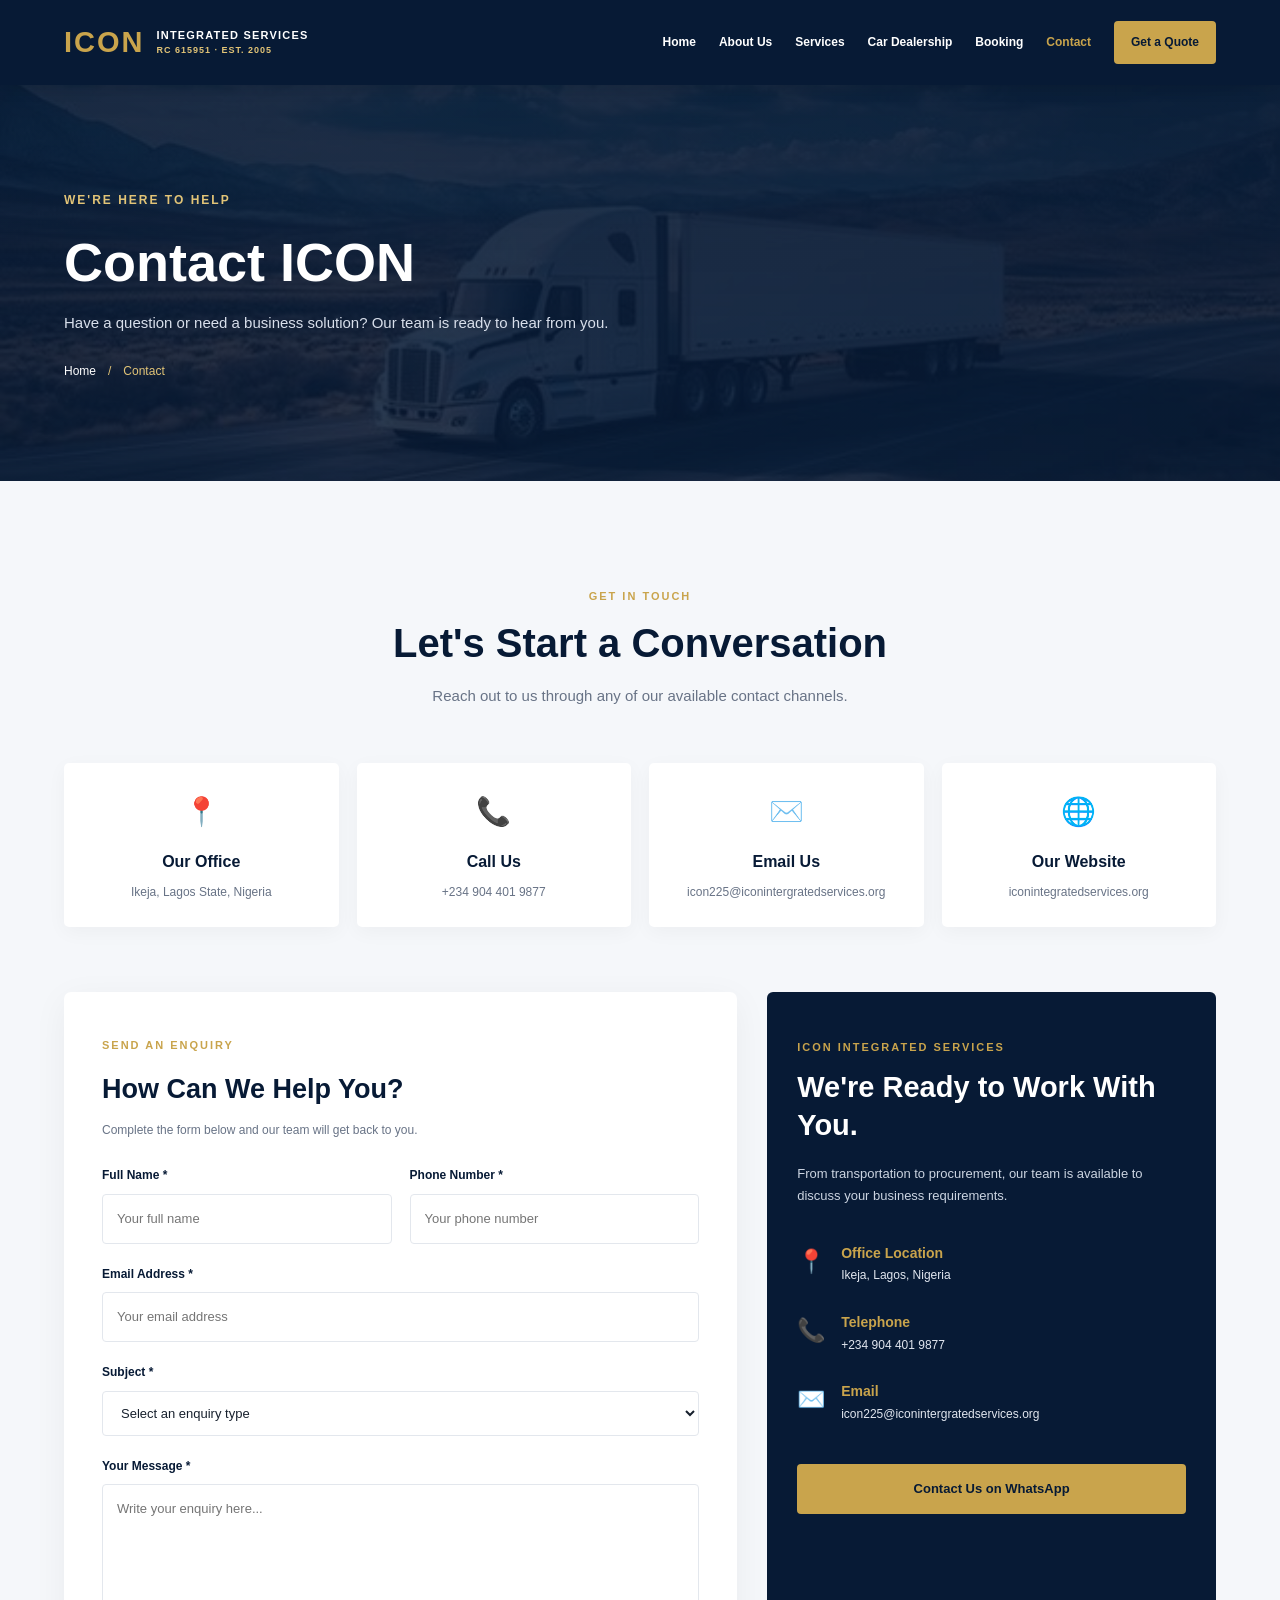
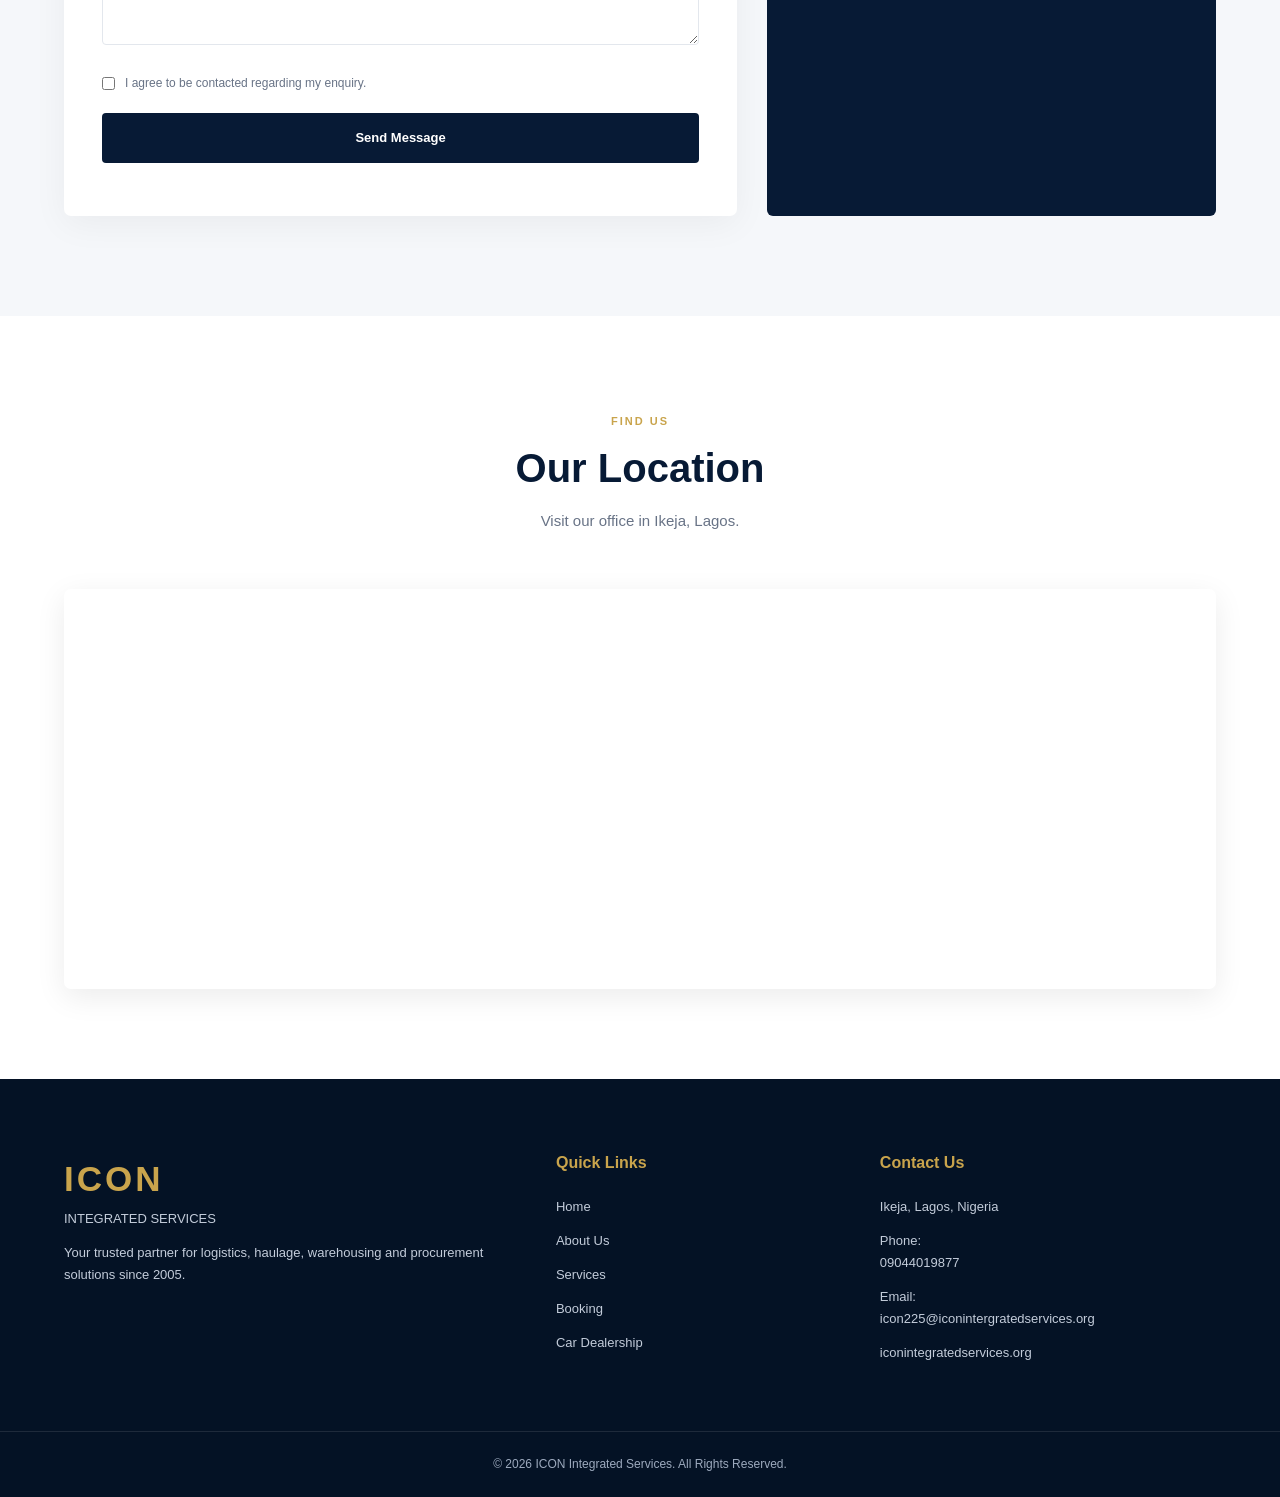
<file: contact.html>
<!DOCTYPE html>
<html lang="en">
<head>
    <meta charset="UTF-8">
    <meta name="viewport" content="width=device-width, initial-scale=1.0">

    <title>Contact Us | ICON Integrated Services</title>

    <meta name="description" content="Contact ICON Integrated Services in Ikeja, Lagos for haulage, logistics, warehousing and procurement enquiries.">

    <meta name="theme-color" content="#071a35">
    <link rel="stylesheet" href="style.css">
</head>

<body>

    <!-- HEADER -->
    <header class="header">
        <div class="container nav-container">

            <a href="index.html" class="logo">
                <span class="logo-icon">ICON</span>
                <span class="logo-text">
                    INTEGRATED SERVICES
                    <small>RC 615951 · EST. 2005</small>
                </span>
            </a>

            <button class="menu-toggle" id="menuToggle"
                aria-label="Toggle navigation" aria-expanded="false">
                ☰
            </button>

            <nav class="navbar" id="navbar">
                <a href="index.html">Home</a>
                <a href="about.html">About Us</a>
                <a href="services.html">Services</a>
                <a href="car-dealership.html">Car Dealership</a>
                <a href="booking.html">Booking</a>
                <a href="contact.html" class="active">Contact</a>
                <a href="booking.html" class="nav-button">Get a Quote</a>
            </nav>

        </div>
    </header>


    <!-- HERO -->
    <section class="page-hero">
        <div class="container">

            <span class="hero-tag">WE'RE HERE TO HELP</span>

            <h1>Contact ICON</h1>

            <p>
                Have a question or need a business solution?
                Our team is ready to hear from you.
            </p>

            <div class="breadcrumb">
                <a href="index.html">Home</a>
                <span>/</span>
                <span>Contact</span>
            </div>

        </div>
    </section>


    <!-- CONTACT INFORMATION -->
    <section class="contact-section">
        <div class="container">

            <div class="section-heading">
                <span class="section-label">GET IN TOUCH</span>
                <h2>Let's Start a Conversation</h2>
                <p>
                    Reach out to us through any of our
                    available contact channels.
                </p>
            </div>


            <div class="contact-info-grid">

                <div class="contact-info-card">
                    <div class="contact-icon">📍</div>
                    <h3>Our Office</h3>
                    <p>Ikeja, Lagos State, Nigeria</p>
                </div>

                <div class="contact-info-card">
                    <div class="contact-icon">📞</div>
                    <h3>Call Us</h3>
                    <p>
                        <a href="tel:+2349044019877">
                            +234 904 401 9877
                        </a>
                    </p>
                </div>

                <div class="contact-info-card">
                    <div class="contact-icon">✉️</div>
                    <h3>Email Us</h3>
                   <p>
    <a href="mailto:icon225@iconintergratedservices.org">
        icon225@iconintergratedservices.org
    </a>
</p>
                </div>

                <div class="contact-info-card">
                    <div class="contact-icon">🌐</div>
                    <h3>Our Website</h3>
                    <p>
                        <a href="https://iconintegratedservices.org">
                            iconintegratedservices.org
                        </a>
                    </p>
                </div>

            </div>


            <!-- CONTACT FORM -->
            <div class="contact-main-grid">

                <div class="contact-form-wrapper">

                    <span class="section-label">SEND AN ENQUIRY</span>

                    <h2>How Can We Help You?</h2>

                    <p>
                        Complete the form below and our team
                        will get back to you.
                    </p>

                    <form id="contactForm">

                        <div class="form-row">

                            <div class="form-group">
                                <label for="contactName">Full Name *</label>
                                <input
                                    type="text"
                                    id="contactName"
                                    name="name"
                                    placeholder="Your full name"
                                    autocomplete="name"
                                    required>
                            </div>

                            <div class="form-group">
                                <label for="contactPhone">Phone Number *</label>
                                <input
                                    type="tel"
                                    id="contactPhone"
                                    name="phone"
                                    placeholder="Your phone number"
                                    autocomplete="tel"
                                    required>
                            </div>

                        </div>


                        <div class="form-group">
                            <label for="contactEmail">Email Address *</label>
                            <input
                                type="email"
                                id="contactEmail"
                                name="email"
                                placeholder="Your email address"
                                autocomplete="email"
                                required>
                        </div>


                        <div class="form-group">
                            <label for="contactSubject">Subject *</label>

                            <select
                                id="contactSubject"
                                name="subject"
                                required>

                                <option value="">Select an enquiry type</option>
                                <option value="General Enquiry">General Enquiry</option>
                                <option value="Haulage">Haulage</option>
                                <option value="Logistics">Logistics</option>
                                <option value="Warehousing">Warehousing</option>
                                <option value="Procurement">Procurement</option>
                                <option value="Vehicle Sales">Vehicle Sales</option>
                                <option value="Partnership">Business Partnership</option>
                                <option value="Other">Other</option>

                            </select>
                        </div>


                        <div class="form-group">
                            <label for="contactMessage">Your Message *</label>

                            <textarea
                                id="contactMessage"
                                name="message"
                                rows="6"
                                placeholder="Write your enquiry here..."
                                required></textarea>
                        </div>


                        <label class="consent-label">
                            <input type="checkbox" name="consent" required>
                            I agree to be contacted regarding my enquiry.
                        </label>


                        <button type="submit" class="btn btn-dark form-submit">
                            Send Message
                        </button>

                        <p id="contactMessageStatus"
                           class="form-message"
                           role="status"
                           aria-live="polite"></p>

                    </form>

                </div>


                <!-- CONTACT SIDE PANEL -->
                <div class="contact-side-panel">

                    <span class="section-label">ICON INTEGRATED SERVICES</span>

                    <h2>We're Ready to Work With You.</h2>

                    <p>
                        From transportation to procurement,
                        our team is available to discuss
                        your business requirements.
                    </p>

                    <div class="side-contact-item">
                        <span>📍</span>
                        <div>
                            <h3>Office Location</h3>
                            <p>Ikeja, Lagos, Nigeria</p>
                        </div>
                    </div>

                    <div class="side-contact-item">
                        <span>📞</span>
                        <div>
                            <h3>Telephone</h3>
                            <p><a href="tel:+2349044019877">+234 904 401 9877</a></p>
                        </div>
                    </div>

                    <div class="side-contact-item">
                        <span>✉️</span>
                        <div>
                            <h3>Email</h3>
                            <p>
                                <a href="mailto:icon225@iconintergratedservices.org">
                                    icon225@iconintergratedservices.org
                                </a>
                            </p>
                        </div>
                    </div>

                    <a
                        href="https://wa.me/2349044019877?text=Hello%20ICON%20Integrated%20Services"
                        target="_blank"
                        rel="noopener noreferrer"
                        class="btn btn-gold">
                        Contact Us on WhatsApp
                    </a>

                </div>

            </div>

        </div>
    </section>


    <!-- LOCATION -->
    <section class="location-section">

        <div class="container">

            <div class="section-heading">
                <span class="section-label">FIND US</span>
                <h2>Our Location</h2>
                <p>
                    Visit our office in Ikeja, Lagos.
                </p>
            </div>

            <div class="map-wrapper">

                <iframe
                    src="https://www.google.com/maps?q=Ikeja,Lagos,Nigeria&output=embed"
                    width="100%"
                    height="400"
                    style="border:0;"
                    loading="lazy"
                    referrerpolicy="no-referrer-when-downgrade"
                    title="Map of Ikeja, Lagos">
                </iframe>

            </div>

        </div>

    </section>


    <!-- FOOTER -->
    <footer class="footer">

        <div class="container footer-grid">

            <div>
                <h2>ICON</h2>
                <p>INTEGRATED SERVICES</p>
                <p>
                    Your trusted partner for logistics,
                    haulage, warehousing and procurement
                    solutions since 2005.
                </p>
            </div>

            <div>
                <h3>Quick Links</h3>
                <a href="index.html">Home</a>
                <a href="about.html">About Us</a>
                <a href="services.html">Services</a>
                <a href="booking.html">Booking</a>
                <a href="car-dealership.html">Car Dealership</a>
            </div>

            <div>
                <h3>Contact Us</h3>
                <p>Ikeja, Lagos, Nigeria</p>
                <p>Phone: <a href="tel:+2349044019877">09044019877</a></p>
                <p>Email: <a href="mailto:icon225@iconintergratedservices.org">icon225@iconintergratedservices.org</a></p>
                <a href="https://iconintegratedservices.org">
                    iconintegratedservices.org
                </a>
            </div>

        </div>

        <div class="footer-bottom">
            <p>
                © 2026 ICON Integrated Services.
                All Rights Reserved.
            </p>
        </div>

    </footer>

    <script src="scripts.js"></script>
     <script src="chat-widget.js"></script>

</body>
</html>
</file>
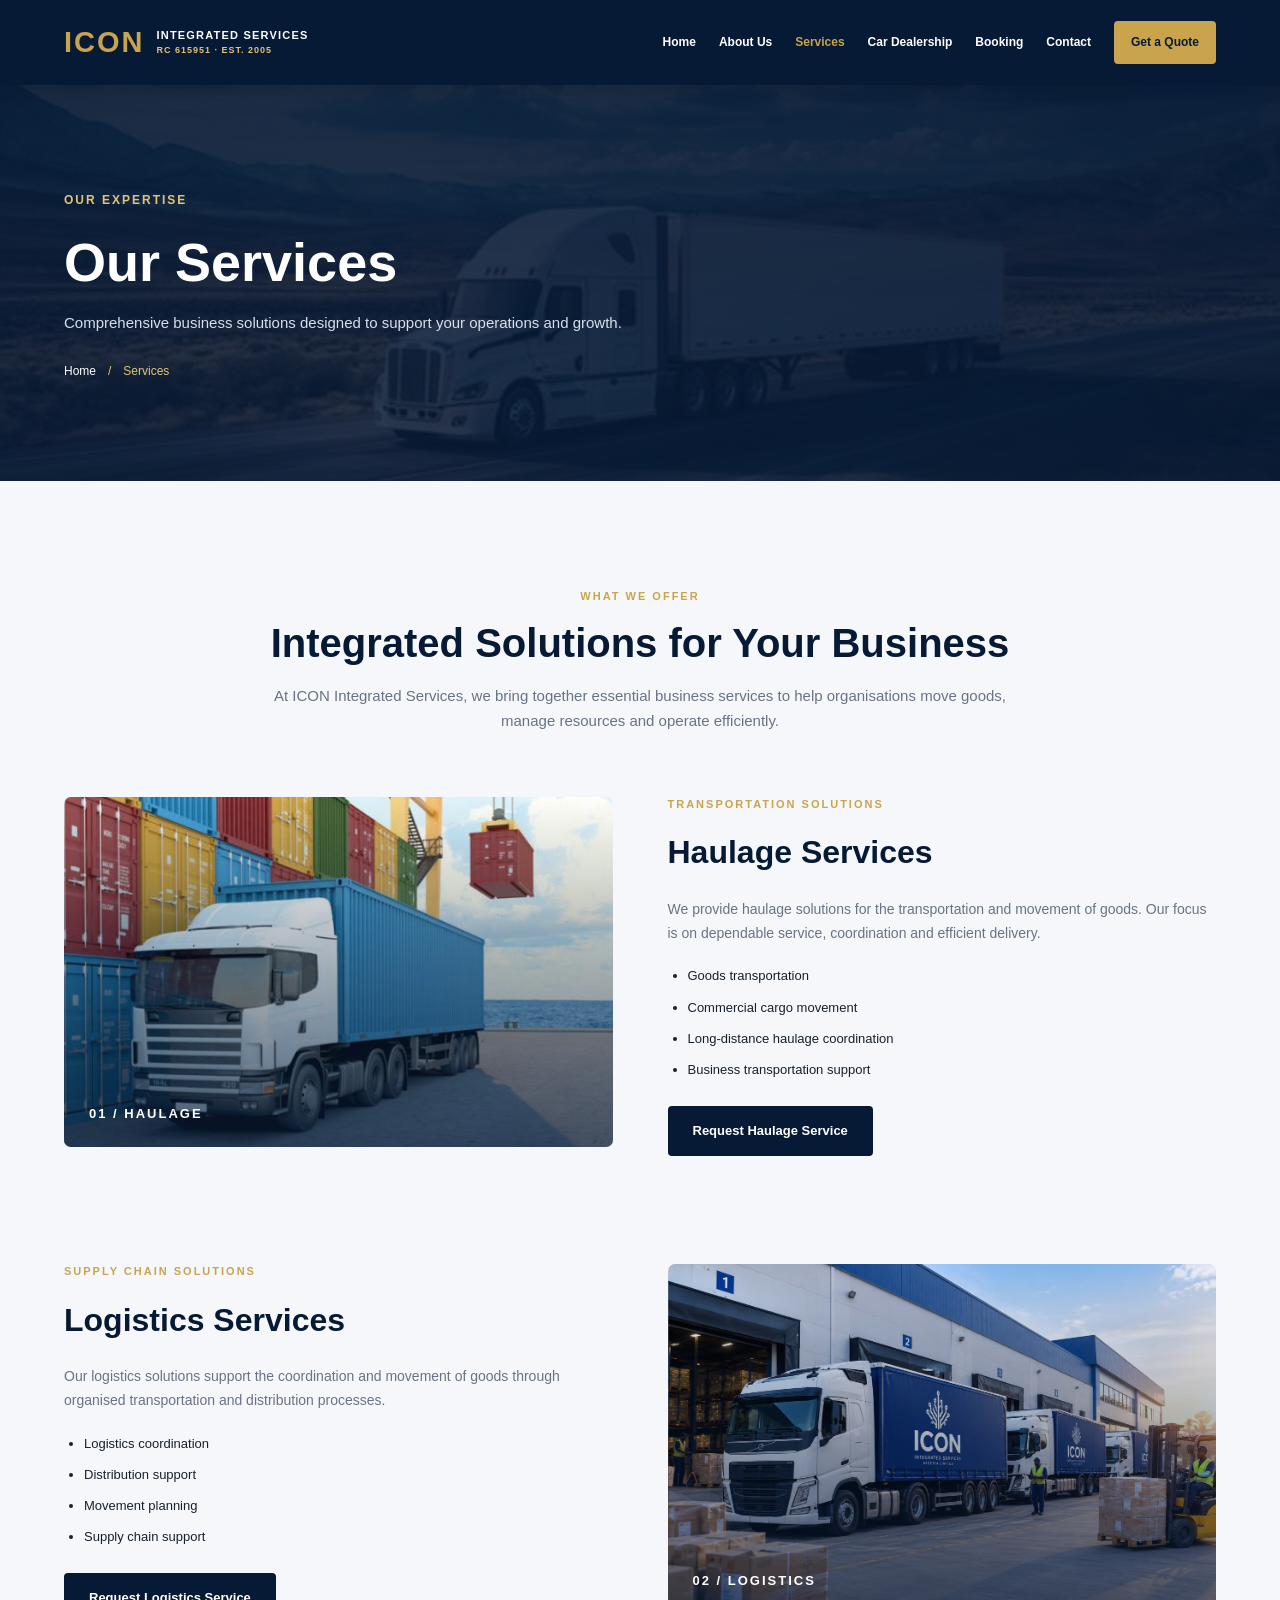
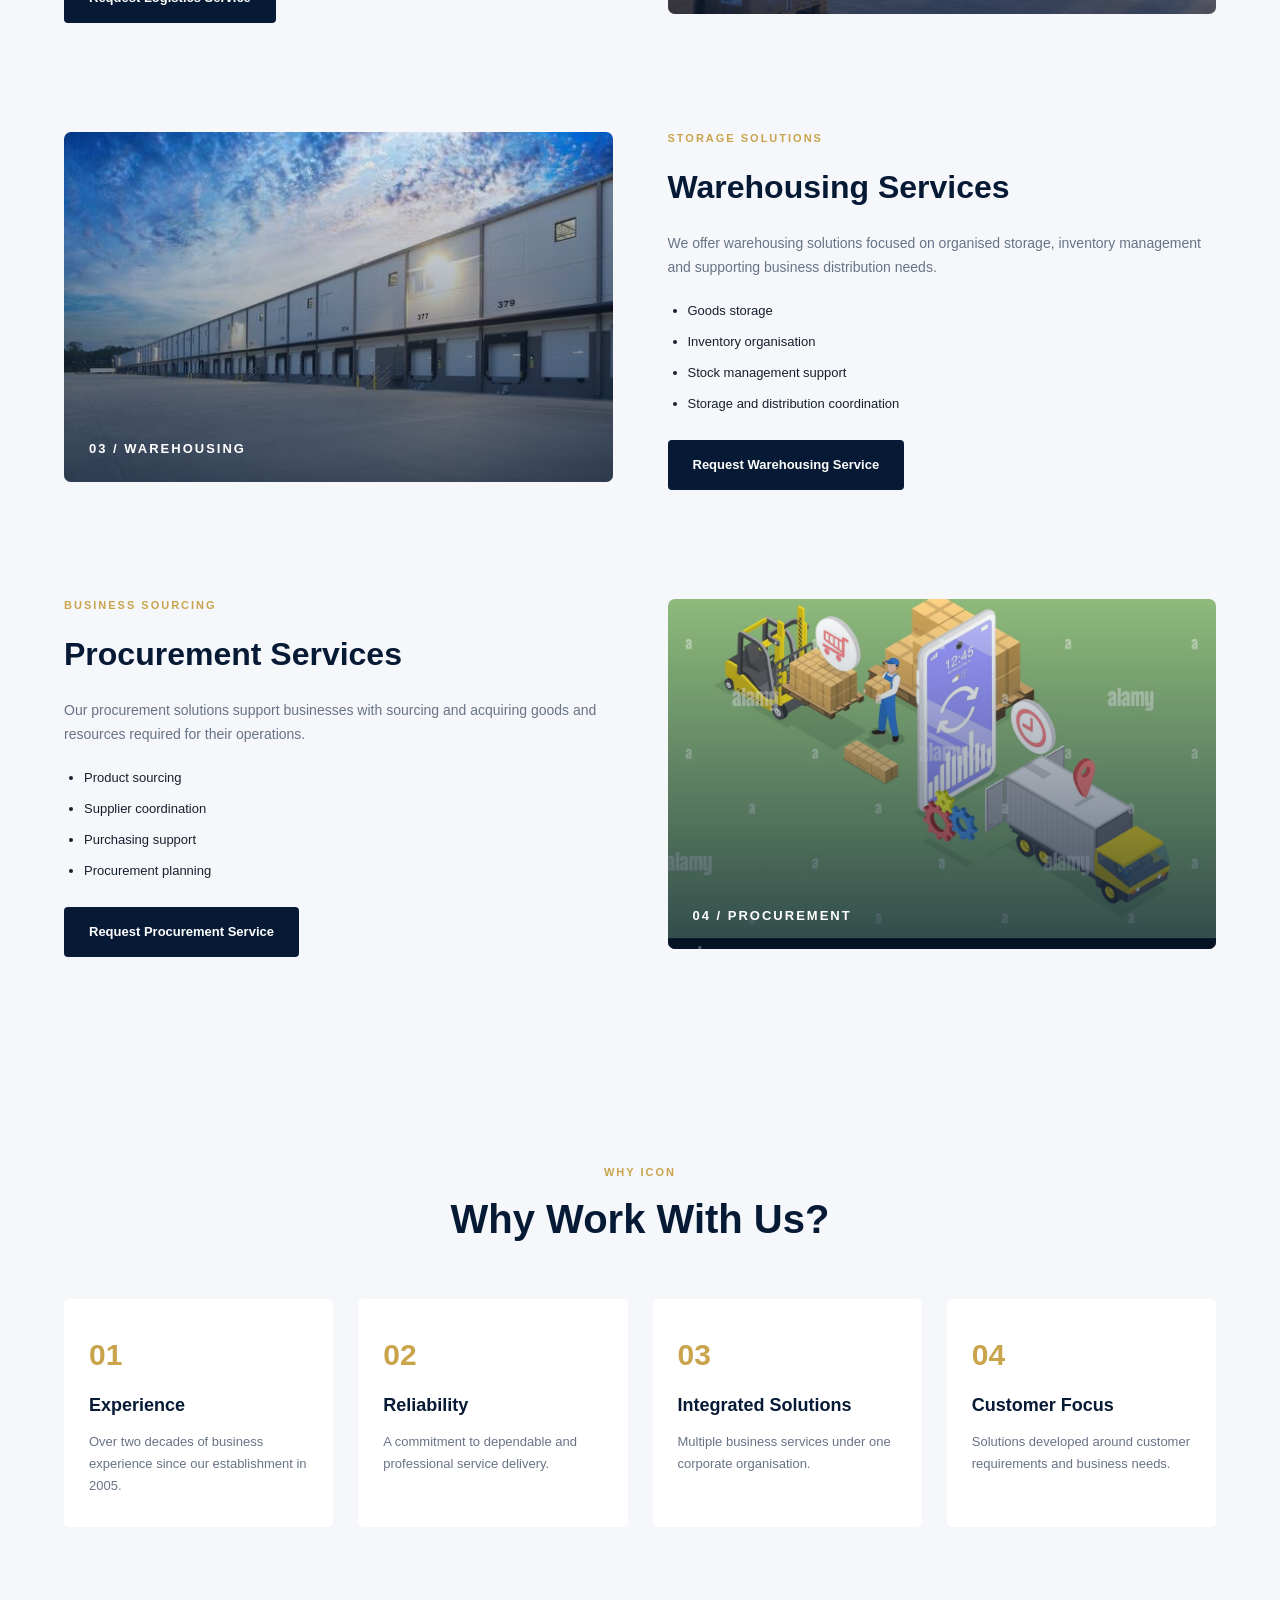
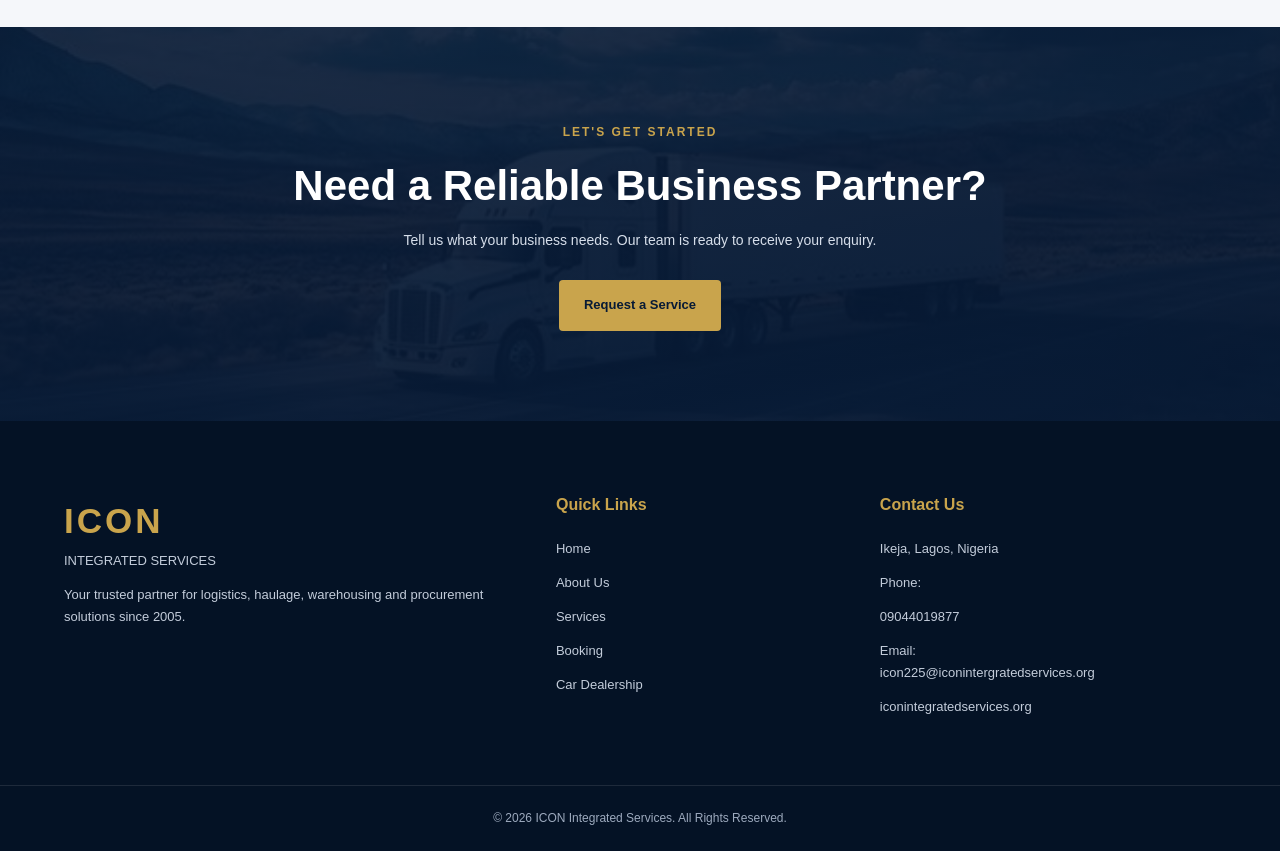
<file: services.html>
<!DOCTYPE html>
<html lang="en">
<head>
    <meta charset="UTF-8">
    <meta name="viewport" content="width=device-width, initial-scale=1.0">

    <title>Our Services | ICON Integrated Services</title>

    <meta name="description" content="Explore ICON Integrated Services' haulage, logistics, warehousing and procurement solutions in Nigeria.">

    <meta name="theme-color" content="#071a35">
    <link rel="stylesheet" href="style.css">
</head>

<body>

    <!-- HEADER -->
    <header class="header">
        <div class="container nav-container">

            <a href="index.html" class="logo">
                <span class="logo-icon">ICON</span>
                <span class="logo-text">
                    INTEGRATED SERVICES
                    <small>RC 615951 · EST. 2005</small>
                </span>
            </a>

            <button class="menu-toggle" id="menuToggle"
                aria-label="Toggle navigation" aria-expanded="false">
                ☰
            </button>

            <nav class="navbar" id="navbar">
                <a href="index.html">Home</a>
                <a href="about.html">About Us</a>
                <a href="services.html" class="active">Services</a>
                <a href="car-dealership.html">Car Dealership</a>
                <a href="booking.html">Booking</a>
                <a href="contact.html">Contact</a>
                <a href="booking.html" class="nav-button">Get a Quote</a>
            </nav>

        </div>
    </header>


    <!-- PAGE HERO -->
    <section class="page-hero">
        <div class="container">

            <span class="hero-tag">OUR EXPERTISE</span>

            <h1>Our Services</h1>

            <p>
                Comprehensive business solutions designed
                to support your operations and growth.
            </p>

            <div class="breadcrumb">
                <a href="index.html">Home</a>
                <span>/</span>
                <span>Services</span>
            </div>

        </div>
    </section>


    <!-- INTRODUCTION -->
    <section class="services-section">
        <div class="container">

            <div class="section-heading">
                <span class="section-label">WHAT WE OFFER</span>

                <h2>Integrated Solutions for Your Business</h2>

                <p>
                    At ICON Integrated Services, we bring together
                    essential business services to help organisations
                    move goods, manage resources and operate efficiently.
                </p>
            </div>


            <!-- HAULAGE -->
            <article class="service-detail" id="haulage">

                <div class="service-detail-image haulage-image">
                    <span>01 / HAULAGE</span>
                </div>

                <div class="service-detail-content">

                    <span class="section-label">TRANSPORTATION SOLUTIONS</span>

                    <h2>Haulage Services</h2>

                    <p>
                        We provide haulage solutions for the
                        transportation and movement of goods.
                        Our focus is on dependable service,
                        coordination and efficient delivery.
                    </p>

                    <ul>
                        <li>Goods transportation</li>
                        <li>Commercial cargo movement</li>
                        <li>Long-distance haulage coordination</li>
                        <li>Business transportation support</li>
                    </ul>

                    <a href="booking.html?service=haulage"
                       class="btn btn-dark">
                        Request Haulage Service
                    </a>

                </div>

            </article>


            <!-- LOGISTICS -->
            <article class="service-detail reverse" id="logistics">

                <div class="service-detail-image logistics-image">
                    <span>02 / LOGISTICS</span>
                </div>

                <div class="service-detail-content">

                    <span class="section-label">SUPPLY CHAIN SOLUTIONS</span>

                    <h2>Logistics Services</h2>

                    <p>
                        Our logistics solutions support the
                        coordination and movement of goods
                        through organised transportation and
                        distribution processes.
                    </p>

                    <ul>
                        <li>Logistics coordination</li>
                        <li>Distribution support</li>
                        <li>Movement planning</li>
                        <li>Supply chain support</li>
                    </ul>

                    <a href="booking.html?service=logistics"
                       class="btn btn-dark">
                        Request Logistics Service
                    </a>

                </div>

            </article>


            <!-- WAREHOUSING -->
            <article class="service-detail" id="warehousing">

                <div class="service-detail-image warehouse-image">
                    <span>03 / WAREHOUSING</span>
                </div>

                <div class="service-detail-content">

                    <span class="section-label">STORAGE SOLUTIONS</span>

                    <h2>Warehousing Services</h2>

                    <p>
                        We offer warehousing solutions focused
                        on organised storage, inventory management
                        and supporting business distribution needs.
                    </p>

                    <ul>
                        <li>Goods storage</li>
                        <li>Inventory organisation</li>
                        <li>Stock management support</li>
                        <li>Storage and distribution coordination</li>
                    </ul>

                    <a href="booking.html?service=warehousing"
                       class="btn btn-dark">
                        Request Warehousing Service
                    </a>

                </div>

            </article>


            <!-- PROCUREMENT -->
            <article class="service-detail reverse" id="procurement">

                <div class="service-detail-image procurement-image">
                    <span>04 / PROCUREMENT</span>
                </div>

                <div class="service-detail-content">

                    <span class="section-label">BUSINESS SOURCING</span>

                    <h2>Procurement Services</h2>

                    <p>
                        Our procurement solutions support
                        businesses with sourcing and acquiring
                        goods and resources required for their
                        operations.
                    </p>

                    <ul>
                        <li>Product sourcing</li>
                        <li>Supplier coordination</li>
                        <li>Purchasing support</li>
                        <li>Procurement planning</li>
                    </ul>

                    <a href="booking.html?service=procurement"
                       class="btn btn-dark">
                        Request Procurement Service
                    </a>

                </div>

            </article>

        </div>
    </section>


    <!-- WHY CHOOSE US -->
    <section class="values-section">
        <div class="container">

            <div class="section-heading">
                <span class="section-label">WHY ICON</span>
                <h2>Why Work With Us?</h2>
            </div>

            <div class="values-grid">

                <div class="value-item">
                    <span>01</span>
                    <h3>Experience</h3>
                    <p>
                        Over two decades of business experience
                        since our establishment in 2005.
                    </p>
                </div>

                <div class="value-item">
                    <span>02</span>
                    <h3>Reliability</h3>
                    <p>
                        A commitment to dependable and
                        professional service delivery.
                    </p>
                </div>

                <div class="value-item">
                    <span>03</span>
                    <h3>Integrated Solutions</h3>
                    <p>
                        Multiple business services under
                        one corporate organisation.
                    </p>
                </div>

                <div class="value-item">
                    <span>04</span>
                    <h3>Customer Focus</h3>
                    <p>
                        Solutions developed around customer
                        requirements and business needs.
                    </p>
                </div>

            </div>

        </div>
    </section>


    <!-- CTA -->
    <section class="cta-section">
        <div class="container cta-content">

            <span>LET'S GET STARTED</span>

            <h2>Need a Reliable Business Partner?</h2>

            <p>
                Tell us what your business needs.
                Our team is ready to receive your enquiry.
            </p>

            <a href="booking.html" class="btn btn-gold">
                Request a Service
            </a>

        </div>
    </section>


    <!-- FOOTER -->
    <footer class="footer">

        <div class="container footer-grid">

            <div>
                <h2>ICON</h2>
                <p>INTEGRATED SERVICES</p>
                <p>
                    Your trusted partner for logistics,
                    haulage, warehousing and procurement
                    solutions since 2005.
                </p>
            </div>

            <div>
                <h3>Quick Links</h3>
                <a href="index.html">Home</a>
                <a href="about.html">About Us</a>
                <a href="services.html">Services</a>
                <a href="booking.html">Booking</a>
                <a href="car-dealership.html">Car Dealership</a>
            </div>

            <div>
                <h3>Contact Us</h3>
                <p>Ikeja, Lagos, Nigeria</p>
                <p>Phone: <a href="tel:+2349044019877"></a>09044019877</a></p>
                <p>Email: <a href="mailto:icon225@iconintergratedservices.org">icon225@iconintergratedservices.org</a></p>
                <a href="https://iconintegratedservices.org">
                    iconintegratedservices.org
                </a>
            </div>

        </div>

        <div class="footer-bottom">
            <p>
                © 2026 ICON Integrated Services.
                All Rights Reserved.
            </p>
        </div>

    </footer>

     <script src="scripts.js"></script>
     <script src="chat-widget.js"></script>

</body>
</html>
</file>
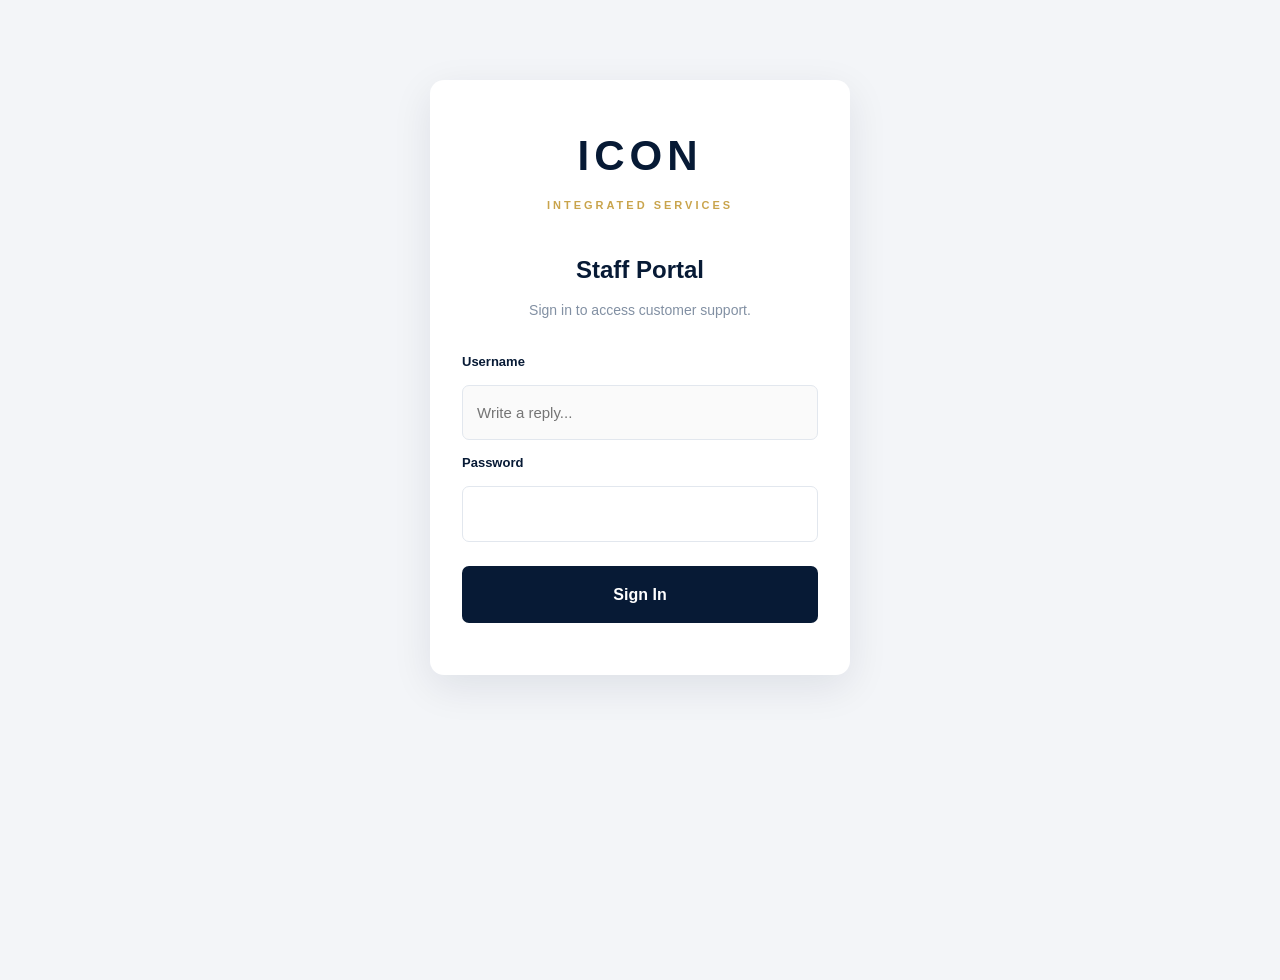
<file: staff.html>
<!DOCTYPE html>
<html lang="en">
<head>
    <meta charset="UTF-8">
    <meta name="viewport" content="width=device-width, initial-scale=1.0">

    <title>Staff Dashboard | ICON Integrated Services</title>

    <link rel="stylesheet" href="style.css">
    <link rel="stylesheet" href="staff.css">
</head>

<body class="staff-page">

    <main class="staff-container">

        <!-- LOGIN SECTION -->
        <section id="staffLogin" class="staff-login">

            <div class="staff-brand">
                <h1>ICON</h1>
                <p>INTEGRATED SERVICES</p>
            </div>

            <h2>Staff Portal</h2>
            <p>Sign in to access customer support.</p>

            <form id="staffLoginForm">

                <label for="staffUsername">Username</label>
               <label for="staffReplyInput" class="sr-only">
    Your reply
</label>

<input
    type="text"
    id="staffReplyInput"
    name="message"
    placeholder="Write a reply..."
    maxlength="2000"
    disabled
    required
>

                <label for="staffPassword">Password</label>
                <input
                    type="password"
                    id="staffPassword"
                    name="password"
                    autocomplete="current-password"
                    required
                >

                <button type="submit" id="staffLoginButton">
                    Sign In
                </button>

                <p id="staffLoginMessage" role="status"></p>

            </form>

        </section>


        <!-- DASHBOARD SECTION -->
        <section id="staffDashboard" class="staff-dashboard" hidden>

            <header class="staff-header">

                <div>
                    <h1>ICON Support</h1>
                    <p>Staff Communication Centre</p>
                </div>

                <button id="staffLogoutButton" type="button">
                    Log Out
                </button>

            </header>


            <div class="staff-workspace">

                <!-- CUSTOMER CONVERSATIONS -->
                <aside class="staff-sidebar">

                    <h2>Conversations</h2>

                    <div id="conversationList">
                        <p>Loading conversations...</p>
                    </div>

                </aside>


                <!-- MESSAGE AREA -->
                <section class="staff-chat-area">

                    <div class="staff-chat-heading">
                        <h2 id="selectedConversation">
                            Select a conversation
                        </h2>

                        <span id="staffConnectionStatus">
                            Not connected
                        </span>
                    </div>

                    <div
                        id="staffMessages"
                        class="staff-messages"
                        aria-live="polite"
                    >
                        <p>
                            Select a customer conversation to view messages.
                        </p>
                    </div>

                    <form id="staffReplyForm" class="staff-reply-form">

                        <input
                            type="text"
                            id="staffReplyInput"
                            placeholder="Write a reply..."
                            maxlength="2000"
                            disabled
                            required
                        >

                        <button
                            type="submit"
                            id="staffReplyButton"
                            disabled
                        >
                            Send
                        </button>

                    </form>

                </section>

            </div>

        </section>

    </main>

    <script src="staff.js"></script>

</body>
</html>
</file>
<file: style.css>
/* =========================================
   ICON INTEGRATED SERVICES
   MAIN WEBSITE STYLESHEET
========================================= */

/* GLOBAL SETTINGS */

:root {
    --navy: #071a35;
    --navy-light: #102c50;
    --gold: #c9a44c;
    --gold-light: #e2c477;
    --white: #ffffff;
    --light: #f5f7fa;
    --dark: #17202d;
    --grey: #687386;
    --border: #e3e7ed;
}

* {
    margin: 0;
    padding: 0;
    box-sizing: border-box;
}

html {
    scroll-behavior: smooth;
}

body {
    font-family: Arial, Helvetica, sans-serif;
    background: var(--white);
    color: var(--dark);
    line-height: 1.7;
    overflow-x: hidden;
}

a {
    text-decoration: none;
    color: inherit;
}

img {
    max-width: 100%;
    display: block;
}

button,
input,
textarea,
select {
    font: inherit;
}

.container {
    width: 90%;
    max-width: 1200px;
    margin: auto;
}


/* =========================================
   HEADER AND NAVIGATION
========================================= */

.header {
    width: 100%;
    background: var(--navy);
    position: sticky;
    top: 0;
    z-index: 1000;
    box-shadow: 0 3px 15px rgba(0,0,0,0.12);
}

.nav-container {
    min-height: 85px;
    display: flex;
    align-items: center;
    justify-content: space-between;
    gap: 20px;
}

.logo {
    display: flex;
    align-items: center;
    gap: 12px;
    color: var(--white);
}

.logo-icon {
    font-size: 29px;
    font-weight: 900;
    letter-spacing: 2px;
    color: var(--gold);
}

.logo-text {
    font-size: 11px;
    font-weight: 700;
    letter-spacing: 1.2px;
    line-height: 1.5;
}

.logo-text small {
    display: block;
    font-size: 9px;
    color: var(--gold-light);
    letter-spacing: 1px;
}

.navbar {
    display: flex;
    align-items: center;
    gap: 23px;
}

.navbar a {
    color: #ffffff;
    font-size: 12px;
    font-weight: 600;
    transition: 0.3s;
}

.navbar a:hover,
.navbar a.active {
    color: var(--gold);
}

.navbar .nav-button {
    background: var(--gold);
    color: var(--navy);
    padding: 11px 17px;
    border-radius: 4px;
}

.navbar .nav-button:hover {
    background: var(--gold-light);
    color: var(--navy);
}

.menu-toggle {
    display: none;
    background: none;
    border: none;
    color: white;
    font-size: 28px;
    cursor: pointer;
}


/* =========================================
   HERO SECTION
========================================= */

.hero {
    min-height: 650px;
    position: relative;
    display: flex;
    align-items: center;
    color: white;
    background:
        linear-gradient(rgba(4,17,36,0.68), rgba(4,17,36,0.85)),
        url("images/highway-truck.jpg") center/cover no-repeat;
}

.hero-overlay {
    position: absolute;
    inset: 0;
    background: linear-gradient(
        90deg,
        rgba(7,26,53,0.85),
        rgba(7,26,53,0.15)
    );
}

.hero-content {
    position: relative;
    z-index: 2;
    padding-top: 80px;
    padding-bottom: 110px;
}

.hero-tag {
    display: inline-block;
    color: var(--gold-light);
    font-size: 12px;
    font-weight: 700;
    letter-spacing: 2px;
    margin-bottom: 20px;
}

.hero h1 {
    font-size: clamp(38px, 6vw, 66px);
    line-height: 1.15;
    max-width: 800px;
    margin-bottom: 22px;
    font-weight: 800;
}

.hero h1 span {
    color: var(--gold);
}

.hero-content p {
    max-width: 620px;
    font-size: 17px;
    color: #e2e7ef;
    margin-bottom: 30px;
}

.hero-buttons {
    display: flex;
    gap: 15px;
    flex-wrap: wrap;
}

.hero-bottom {
    position: absolute;
    bottom: 0;
    left: 0;
    width: 100%;
    padding: 18px 5%;
    display: flex;
    justify-content: center;
    gap: 70px;
    background: rgba(7,26,53,0.85);
    color: var(--gold-light);
    font-size: 11px;
    font-weight: 700;
    letter-spacing: 2px;
}


/* =========================================
   BUTTONS
========================================= */

.btn {
    display: inline-block;
    padding: 14px 25px;
    border: none;
    border-radius: 4px;
    font-size: 13px;
    font-weight: 700;
    cursor: pointer;
    transition: 0.3s ease;
    text-align: center;
}

.btn-gold {
    background: var(--gold);
    color: var(--navy);
}

.btn-gold:hover {
    background: var(--gold-light);
    transform: translateY(-3px);
}

.btn-dark {
    background: var(--navy);
    color: white;
}

.btn-dark:hover {
    background: var(--navy-light);
    transform: translateY(-3px);
}

.btn-outline {
    border: 1px solid white;
    color: white;
    background: transparent;
}

.btn-outline:hover {
    background: white;
    color: var(--navy);
}


/* =========================================
   STATISTICS
========================================= */

.stats {
    background: var(--navy);
    padding: 45px 0;
}

.stats-grid {
    display: grid;
    grid-template-columns: repeat(4, 1fr);
    gap: 25px;
    text-align: center;
}

.stat-item {
    padding: 10px;
    border-right: 1px solid rgba(255,255,255,0.15);
}

.stat-item:last-child {
    border-right: none;
}

.stat-item h2 {
    color: var(--gold);
    font-size: 36px;
    line-height: 1.3;
}

.stat-item p {
    color: white;
    font-size: 13px;
}


/* =========================================
   SECTION HEADINGS
========================================= */

.section-label {
    color: var(--gold);
    font-size: 11px;
    font-weight: 800;
    letter-spacing: 2px;
    display: inline-block;
    margin-bottom: 12px;
}

.section-heading {
    text-align: center;
    max-width: 750px;
    margin: 0 auto 55px;
}

.section-heading h2 {
    color: var(--navy);
    font-size: clamp(27px, 4vw, 40px);
    line-height: 1.25;
    margin-bottom: 15px;
}

.section-heading p {
    color: var(--grey);
    font-size: 15px;
}


/* =========================================
   ABOUT SECTION
========================================= */

.about-section {
    padding: 100px 0;
}

.about-grid {
    display: grid;
    grid-template-columns: 1fr 1fr;
    gap: 65px;
    align-items: center;
}

.about-image {
    min-height: 430px;
    background:
        linear-gradient(rgba(7,26,53,0.15), rgba(7,26,53,0.7)),
        url("images/about-company.jpg") center/cover no-repeat;
    position: relative;
    border-radius: 6px;
    overflow: hidden;
}

.about-image-text {
    position: absolute;
    bottom: 30px;
    left: 30px;
    right: 30px;
    color: white;
}

.about-image-text span {
    color: var(--gold-light);
    font-size: 11px;
    letter-spacing: 2px;
}

.about-image-text h2 {
    font-size: 30px;
    line-height: 1.3;
}

.about-content h2 {
    font-size: clamp(27px, 4vw, 38px);
    color: var(--navy);
    line-height: 1.3;
    margin-bottom: 22px;
}

.about-content p {
    color: var(--grey);
    margin-bottom: 18px;
    font-size: 14px;
}

.about-content .btn {
    margin-top: 12px;
}


/* =========================================
   SERVICES SECTION
========================================= */

.services-section {
    padding: 100px 0;
    background: var(--light);
}

.services-grid {
    display: grid;
    grid-template-columns: repeat(4, 1fr);
    gap: 22px;
}

.service-card {
    background: white;
    padding: 32px 23px;
    border-radius: 6px;
    box-shadow: 0 5px 25px rgba(0,0,0,0.04);
    border-bottom: 3px solid transparent;
    transition: 0.3s;
}

.service-card:hover {
    transform: translateY(-8px);
    border-bottom-color: var(--gold);
    box-shadow: 0 15px 35px rgba(7,26,53,0.1);
}

.service-icon {
    width: 60px;
    height: 60px;
    border-radius: 6px;
    background: #f8f1df;
    display: flex;
    align-items: center;
    justify-content: center;
    font-size: 27px;
    margin-bottom: 23px;
}

.service-card h3 {
    color: var(--navy);
    font-size: 19px;
    margin-bottom: 12px;
}

.service-card p {
    color: var(--grey);
    font-size: 13px;
    margin-bottom: 20px;
}

.service-card a {
    color: var(--gold);
    font-size: 12px;
    font-weight: 800;
}

.services-more {
    text-align: center;
    margin-top: 40px;
}


/* =========================================
   PAGE HERO
========================================= */

.page-hero {
    background:
        linear-gradient(rgba(7,26,53,0.92), rgba(7,26,53,0.85)),
        url("images/highway-truck.jpg") center/cover no-repeat;
    padding: 100px 0;
    color: white;
}

.page-hero h1 {
    font-size: clamp(35px, 5vw, 54px);
    margin-bottom: 15px;
    line-height: 1.2;
}

.page-hero p {
    max-width: 650px;
    color: #d8dfeb;
    font-size: 15px;
}

.breadcrumb {
    display: flex;
    gap: 12px;
    margin-top: 25px;
    font-size: 12px;
    color: var(--gold-light);
}

.breadcrumb a {
    color: white;
}


/* =========================================
   MISSION AND VALUES
========================================= */

.mission-section,
.values-section {
    padding: 100px 0;
    background: white;
}

.purpose-card {
    border-top: 3px solid var(--gold);
}

.values-section {
    background: var(--light);
}

.values-grid {
    display: grid;
    grid-template-columns: repeat(4, 1fr);
    gap: 25px;
}

.value-item {
    background: white;
    padding: 30px 25px;
    border-radius: 5px;
}

.value-item > span {
    color: var(--gold);
    font-size: 30px;
    font-weight: 800;
}

.value-item h3 {
    color: var(--navy);
    margin: 10px 0;
    font-size: 18px;
}

.value-item p {
    color: var(--grey);
    font-size: 13px;
}


/* =========================================
   SERVICE DETAIL PAGES
========================================= */

.service-detail {
    display: grid;
    grid-template-columns: 1fr 1fr;
    gap: 55px;
    align-items: center;
    margin-bottom: 100px;
}

.service-detail:last-child {
    margin-bottom: 0;
}

.service-detail.reverse .service-detail-image {
    order: 2;
}

.service-detail.reverse .service-detail-content {
    order: 1;
}

.service-detail-image {
    min-height: 350px;
    border-radius: 7px;
    background-position: center;
    background-size: cover;
    position: relative;
    overflow: hidden;
}

.service-detail-image::before {
    content: "";
    position: absolute;
    inset: 0;
    background: linear-gradient(transparent, rgba(7,26,53,0.7));
}

.service-detail-image span {
    position: absolute;
    bottom: 22px;
    left: 25px;
    color: white;
    font-weight: 800;
    letter-spacing: 2px;
    font-size: 13px;
}

.haulage-image {
    background-image: url("images/haulage.jpg");
}

.logistics-image {
    background-image: url("images/logistics.jpg");
}

.warehouse-image {
    background-image: url("images/warehouse.jpg");
}

.procurement-image {
    background-image: url("images/procurement.jpg");
}

.service-detail-content h2 {
    font-size: 32px;
    color: var(--navy);
    margin-bottom: 18px;
}

.service-detail-content p {
    color: var(--grey);
    font-size: 14px;
    margin-bottom: 20px;
}

.service-detail-content ul {
    padding-left: 20px;
    margin-bottom: 25px;
}

.service-detail-content li {
    color: var(--dark);
    margin-bottom: 9px;
    font-size: 13px;
}


/* =========================================
   CTA SECTION
========================================= */

.cta-section {
    padding: 90px 0;
    background:
        linear-gradient(rgba(7,26,53,0.92), rgba(7,26,53,0.95)),
        url("images/highway-truck.jpg") center/cover no-repeat;
    text-align: center;
    color: white;
}

.cta-content > span {
    color: var(--gold);
    font-size: 12px;
    font-weight: 800;
    letter-spacing: 2px;
}

.cta-content h2 {
    max-width: 750px;
    margin: 15px auto;
    font-size: clamp(27px, 4vw, 42px);
    line-height: 1.3;
}

.cta-content p {
    max-width: 600px;
    margin: 0 auto 28px;
    color: #d6deea;
    font-size: 14px;
}


/* =========================================
   BOOKING SECTION
========================================= */

.booking-section,
.contact-section {
    padding: 100px 0;
    background: var(--light);
}

.booking-grid {
    display: grid;
    grid-template-columns: 0.85fr 1.15fr;
    gap: 55px;
    align-items: start;
}

.booking-info h2 {
    color: var(--navy);
    font-size: 35px;
    line-height: 1.3;
    margin-bottom: 20px;
}

.booking-info > p {
    color: var(--grey);
    font-size: 14px;
    margin-bottom: 35px;
}

.booking-benefit {
    display: flex;
    gap: 18px;
    margin-bottom: 25px;
}

.booking-benefit > span {
    color: var(--gold);
    font-weight: 900;
    font-size: 24px;
}

.booking-benefit h3 {
    color: var(--navy);
    font-size: 16px;
}

.booking-benefit p {
    color: var(--grey);
    font-size: 12px;
}

.booking-contact {
    margin-top: 35px;
    background: var(--navy);
    color: white;
    padding: 25px;
    border-radius: 5px;
}

.booking-contact h3 {
    color: var(--gold);
    margin-bottom: 10px;
}

.booking-contact p {
    font-size: 13px;
    margin-bottom: 5px;
}

.booking-form-wrapper,
.contact-form-wrapper {
    background: white;
    padding: 38px;
    border-radius: 7px;
    box-shadow: 0 8px 35px rgba(0,0,0,0.05);
}

.form-heading h2,
.contact-form-wrapper h2 {
    color: var(--navy);
    font-size: 27px;
    margin-bottom: 7px;
}

.form-heading p,
.contact-form-wrapper > p {
    color: var(--grey);
    font-size: 12px;
    margin-bottom: 25px;
}


/* =========================================
   FORM ELEMENTS
========================================= */

.form-row {
    display: grid;
    grid-template-columns: 1fr 1fr;
    gap: 18px;
}

.form-group {
    margin-bottom: 20px;
    width: 100%;
}

.form-group label {
    display: block;
    font-size: 12px;
    font-weight: 700;
    color: var(--navy);
    margin-bottom: 8px;
}

.form-group input,
.form-group select,
.form-group textarea {
    width: 100%;
    padding: 13px 14px;
    border: 1px solid var(--border);
    border-radius: 4px;
    outline: none;
    background: white;
    color: var(--dark);
    font-size: 13px;
    transition: 0.3s;
}

.form-group input:focus,
.form-group select:focus,
.form-group textarea:focus {
    border-color: var(--gold);
    box-shadow: 0 0 0 3px rgba(201,164,76,0.12);
}

.form-group textarea {
    resize: vertical;
}

.consent-label {
    display: flex;
    align-items: flex-start;
    gap: 10px;
    color: var(--grey);
    font-size: 12px;
    margin-bottom: 20px;
}

.consent-label input {
    margin-top: 4px;
    accent-color: var(--gold);
}

.form-submit {
    width: 100%;
}

.form-message {
    margin-top: 15px;
    font-size: 13px;
}


/* =========================================
   DEALERSHIP
========================================= */

.dealership-hero {
    background:
        linear-gradient(rgba(7,26,53,0.85), rgba(7,26,53,0.92)),
        url("images/dealership-hero.jpg") center/cover no-repeat;
}

.dealership-hero .btn {
    margin-top: 25px;
}

.vehicle-filters {
    display: flex;
    justify-content: center;
    gap: 12px;
    flex-wrap: wrap;
    margin-bottom: 40px;
}

.filter-btn {
    border: 1px solid var(--border);
    background: white;
    padding: 10px 22px;
    border-radius: 4px;
    color: var(--navy);
    font-size: 12px;
    font-weight: 700;
    cursor: pointer;
    transition: 0.3s;
}

.filter-btn:hover,
.filter-btn.active {
    background: var(--navy);
    color: white;
    border-color: var(--navy);
}

.vehicle-grid {
    display: grid;
    grid-template-columns: repeat(2, 1fr);
    gap: 30px;
}

.vehicle-card {
    background: white;
    border-radius: 7px;
    overflow: hidden;
    box-shadow: 0 5px 25px rgba(0,0,0,0.06);
    transition: 0.3s;
}

.vehicle-card:hover {
    transform: translateY(-6px);
}

.vehicle-image {
    height: 260px;
    position: relative;
    overflow: hidden;
    background: #e9edf2;
}

.vehicle-image img {
    width: 100%;
    height: 100%;
    object-fit: cover;
    transition: 0.4s;
}

.vehicle-card:hover .vehicle-image img {
    transform: scale(1.05);
}

.vehicle-tag {
    position: absolute;
    top: 17px;
    left: 17px;
    background: var(--gold);
    color: var(--navy);
    padding: 7px 13px;
    font-size: 10px;
    font-weight: 800;
}

.vehicle-content {
    padding: 27px;
}

.vehicle-content h3 {
    color: var(--navy);
    font-size: 21px;
    margin-bottom: 15px;
}

.vehicle-specs {
    display: flex;
    flex-direction: column;
    gap: 7px;
    font-size: 12px;
    color: var(--grey);
    margin-bottom: 20px;
}

.vehicle-price {
    color: var(--gold);
    font-weight: 800;
    margin-bottom: 20px;
}

.vehicle-button {
    width: 100%;
}

.vehicle-card[hidden] {
    display: none;
}


/* =========================================
   CONTACT PAGE
========================================= */

.contact-info-grid {
    display: grid;
    grid-template-columns: repeat(4, 1fr);
    gap: 18px;
    margin-bottom: 65px;
}

.contact-info-card {
    background: white;
    padding: 25px 18px;
    text-align: center;
    border-radius: 5px;
    box-shadow: 0 5px 20px rgba(0,0,0,0.04);
}

.contact-icon {
    font-size: 28px;
    margin-bottom: 12px;
}

.contact-info-card h3 {
    color: var(--navy);
    font-size: 16px;
    margin-bottom: 7px;
}

.contact-info-card p {
    font-size: 12px;
    color: var(--grey);
    overflow-wrap: anywhere;
}

.contact-info-card a:hover {
    color: var(--gold);
}

.contact-main-grid {
    display: grid;
    grid-template-columns: 1.2fr 0.8fr;
    gap: 30px;
    align-items: stretch;
}

.contact-side-panel {
    background: var(--navy);
    color: white;
    padding: 40px 30px;
    border-radius: 6px;
}

.contact-side-panel h2 {
    font-size: 29px;
    line-height: 1.3;
    margin-bottom: 18px;
}

.contact-side-panel > p {
    color: #cbd4e1;
    font-size: 13px;
    margin-bottom: 35px;
}

.side-contact-item {
    display: flex;
    gap: 15px;
    margin-bottom: 25px;
}

.side-contact-item > span {
    font-size: 23px;
}

.side-contact-item h3 {
    color: var(--gold);
    font-size: 14px;
}

.side-contact-item p {
    color: #e1e6ef;
    font-size: 12px;
    overflow-wrap: anywhere;
}

.contact-side-panel .btn {
    width: 100%;
    margin-top: 15px;
}


/* =========================================
   LOCATION / MAP
========================================= */

.location-section {
    padding: 90px 0;
    background: white;
}

.map-wrapper {
    overflow: hidden;
    border-radius: 7px;
    box-shadow: 0 8px 30px rgba(0,0,0,0.08);
}

.map-wrapper iframe {
    display: block;
    width: 100%;
    border: 0;
}


/* =========================================
   FOOTER
========================================= */

.footer {
    background: #041225;
    color: white;
    padding-top: 70px;
}

.footer-grid {
    display: grid;
    grid-template-columns: 1.3fr 0.8fr 1fr;
    gap: 55px;
    padding-bottom: 55px;
}

.footer-grid h2 {
    color: var(--gold);
    font-size: 35px;
    letter-spacing: 3px;
}

.footer-grid h3 {
    color: var(--gold);
    font-size: 16px;
    margin-bottom: 20px;
}

.footer-grid p {
    color: #c3ccda;
    font-size: 13px;
    margin-bottom: 12px;
    overflow-wrap: anywhere;
}

.footer-grid a {
    display: block;
    color: #c3ccda;
    font-size: 13px;
    margin-bottom: 12px;
    transition: 0.3s;
}

.footer-grid a:hover {
    color: var(--gold);
    padding-left: 5px;
}

.footer-bottom {
    border-top: 1px solid rgba(255,255,255,0.1);
    padding: 22px 5%;
    text-align: center;
}

.footer-bottom p {
    color: #9daabe;
    font-size: 12px;
}


/* =========================================
   RESPONSIVE DESIGN - TABLETS
========================================= */

@media (max-width: 1000px) {

    .navbar {
        gap: 13px;
    }

    .navbar a {
        font-size: 11px;
    }

    .services-grid {
        grid-template-columns: repeat(2, 1fr);
    }

    .values-grid {
        grid-template-columns: repeat(2, 1fr);
    }

    .contact-info-grid {
        grid-template-columns: repeat(2, 1fr);
    }

    .hero {
        min-height: 570px;
    }
}


/* =========================================
   RESPONSIVE DESIGN - MOBILE
========================================= */

@media (max-width: 768px) {

    .container {
        width: 92%;
    }

    .nav-container {
        min-height: 75px;
    }

    .menu-toggle {
        display: block;
    }

    .navbar {
        display: none;
        position: absolute;
        top: 75px;
        left: 0;
        width: 100%;
        background: var(--navy);
        flex-direction: column;
        align-items: stretch;
        gap: 0;
        padding: 10px 5% 25px;
        box-shadow: 0 10px 20px rgba(0,0,0,0.2);
    }

    .navbar.open {
        display: flex;
    }

    .navbar a {
        padding: 13px 8px;
        font-size: 13px;
        border-bottom: 1px solid rgba(255,255,255,0.08);
    }

    .navbar .nav-button {
        margin-top: 12px;
        text-align: center;
        border: none;
    }

    .hero {
        min-height: 590px;
    }

    .hero-content {
        padding-top: 60px;
        padding-bottom: 120px;
    }

    .hero h1 {
        font-size: 42px;
    }

    .hero-content p {
        font-size: 14px;
    }

    .hero-bottom {
        gap: 15px;
        font-size: 9px;
        letter-spacing: 1px;
        flex-wrap: wrap;
    }

    .hero-buttons {
        flex-direction: column;
        align-items: flex-start;
    }

    .hero-buttons .btn {
        width: 100%;
    }

    .stats-grid {
        grid-template-columns: repeat(2, 1fr);
    }

    .stat-item:nth-child(2) {
        border-right: none;
    }

    .stat-item h2 {
        font-size: 30px;
    }

    .about-section,
    .services-section,
    .mission-section,
    .values-section,
    .booking-section,
    .contact-section {
        padding: 65px 0;
    }

    .about-grid,
    .booking-grid,
    .contact-main-grid {
        grid-template-columns: 1fr;
        gap: 35px;
    }

    .about-image {
        min-height: 330px;
    }

    .services-grid {
        grid-template-columns: 1fr;
    }

    .service-detail {
        grid-template-columns: 1fr;
        gap: 25px;
        margin-bottom: 65px;
    }

    .service-detail.reverse .service-detail-image,
    .service-detail.reverse .service-detail-content {
        order: initial;
    }

    .service-detail-image {
        min-height: 270px;
    }

    .values-grid {
        grid-template-columns: 1fr;
    }

    .page-hero {
        padding: 75px 0;
    }

    .vehicle-grid {
        grid-template-columns: 1fr;
    }

    .vehicle-image {
        height: 230px;
    }

    .contact-info-grid {
        grid-template-columns: 1fr;
    }

    .booking-form-wrapper,
    .contact-form-wrapper {
        padding: 25px 18px;
    }

    .form-row {
        grid-template-columns: 1fr;
        gap: 0;
    }

    .footer-grid {
        grid-template-columns: 1fr;
        gap: 30px;
    }

    .cta-section {
        padding: 70px 0;
    }

}


/* =========================================
   SMALL MOBILE DEVICES
========================================= */

@media (max-width: 380px) {

    .logo-icon {
        font-size: 24px;
    }

    .logo-text {
        font-size: 9px;
    }

    .hero h1 {
        font-size: 35px;
    }

    .stat-item h2 {
        font-size: 26px;
    }

    .filter-btn {
        padding: 9px 13px;
    }

}
/* ==========================================
   ICON CUSTOMER SUPPORT CHAT
========================================== */

.icon-chat-launcher {
    position: fixed;
    right: 25px;
    bottom: 25px;
    z-index: 9999;
    display: flex;
    align-items: center;
    gap: 10px;
    padding: 15px 20px;
    border: none;
    border-radius: 50px;
    background: #071a35;
    color: #ffffff;
    font-size: 15px;
    font-weight: 700;
    cursor: pointer;
    box-shadow: 0 8px 25px rgba(0, 0, 0, 0.2);
    transition: 0.3s ease;
}

.icon-chat-launcher:hover {
    background: #c9a44c;
    color: #071a35;
    transform: translateY(-3px);
}

.icon-chat-launcher span:first-child {
    font-size: 21px;
}

.icon-chat-panel {
    position: fixed;
    right: 25px;
    bottom: 95px;
    z-index: 9999;
    width: 350px;
    max-width: calc(100vw - 30px);
    height: 490px;
    max-height: calc(100vh - 120px);
    display: flex;
    flex-direction: column;
    overflow: hidden;
    background: #ffffff;
    border-radius: 16px;
    box-shadow: 0 12px 40px rgba(0, 0, 0, 0.25);
    border: 1px solid #e5e5e5;
}

.icon-chat-panel[hidden],
.icon-chat-launcher[hidden] {
    display: none;
}

.icon-chat-header {
    display: flex;
    justify-content: space-between;
    align-items: center;
    padding: 18px;
    background: #071a35;
    color: #ffffff;
}

.icon-chat-header div {
    display: flex;
    flex-direction: column;
    gap: 5px;
}

.icon-chat-header strong {
    font-size: 17px;
}

.icon-chat-header small {
    color: #d6dce5;
    font-size: 12px;
}

.icon-chat-header button {
    border: none;
    background: transparent;
    color: #ffffff;
    font-size: 28px;
    cursor: pointer;
}

.icon-chat-modes {
    display: flex;
    padding: 10px;
    gap: 8px;
    background: #f5f6f8;
}

.icon-chat-mode {
    flex: 1;
    padding: 10px 5px;
    border: 1px solid #dce0e5;
    border-radius: 8px;
    background: #ffffff;
    color: #071a35;
    font-size: 12px;
    font-weight: 700;
    cursor: pointer;
}

.icon-chat-mode.active {
    background: #c9a44c;
    border-color: #c9a44c;
    color: #071a35;
}

.icon-chat-messages {
    flex: 1;
    display: flex;
    flex-direction: column;
    gap: 12px;
    padding: 15px;
    overflow-y: auto;
    background: #f8f9fb;
}

.icon-chat-bubble {
    max-width: 85%;
    padding: 11px 14px;
    border-radius: 12px;
    font-size: 13px;
    line-height: 1.6;
    overflow-wrap: anywhere;
}

.icon-chat-bubble.bot,
.icon-chat-bubble.staff {
    align-self: flex-start;
    background: #ffffff;
    color: #071a35;
    border: 1px solid #e6e8ed;
    border-bottom-left-radius: 3px;
}

.icon-chat-bubble.user {
    align-self: flex-end;
    background: #071a35;
    color: #ffffff;
    border-bottom-right-radius: 3px;
}

.icon-chat-status {
    padding: 8px 14px;
    background: #ffffff;
    color: #777777;
    font-size: 11px;
    border-top: 1px solid #eeeeee;
}

.icon-chat-form {
    display: flex;
    gap: 8px;
    padding: 12px;
    background: #ffffff;
    border-top: 1px solid #eeeeee;
}

.icon-chat-form input {
    flex: 1;
    min-width: 0;
    padding: 12px;
    border: 1px solid #dddddd;
    border-radius: 25px;
    outline: none;
    font-size: 13px;
}

.icon-chat-form input:focus {
    border-color: #c9a44c;
}

.icon-chat-form button {
    width: 43px;
    height: 43px;
    border: none;
    border-radius: 50%;
    background: #c9a44c;
    color: #071a35;
    font-size: 19px;
    font-weight: bold;
    cursor: pointer;
}

.icon-chat-form button:disabled {
    opacity: 0.5;
    cursor: not-allowed;
}

/* Mobile chat layout */

@media (max-width: 480px) {
    .icon-chat-launcher {
        right: 15px;
        bottom: 15px;
        padding: 13px 16px;
    }

    .icon-chat-panel {
        right: 10px;
        bottom: 80px;
        width: calc(100vw - 20px);
        height: min(520px, calc(100dvh - 100px));
    }
}
.sr-only {
    position: absolute;
    width: 1px;
    height: 1px;
    padding: 0;
    margin: -1px;
    overflow: hidden;
    clip: rect(0, 0, 0, 0);
    white-space: nowrap;
    border: 0;
}
.vehicle-card[hidden] {
    display: none !important;
}
</file>
<file: staff.css>
:root {
    --staff-navy: #071a35;
    --staff-navy-light: #102b50;
    --staff-gold: #c9a44c;
    --staff-white: #ffffff;
    --staff-background: #f3f5f8;
    --staff-text: #263449;
    --staff-muted: #8290a3;
    --staff-border: #e2e7ee;
}

* {
    box-sizing: border-box;
}

.staff-page {
    margin: 0;
    min-height: 100vh;
    background: var(--staff-background);
    color: var(--staff-text);
    font-family: Arial, sans-serif;
}

.staff-container {
    min-height: 100vh;
}

/* LOGIN */

.staff-login {
    width: min(420px, calc(100% - 32px));
    margin: 80px auto;
    padding: 40px 32px;
    background: var(--staff-white);
    border-radius: 14px;
    box-shadow: 0 12px 40px rgba(7, 26, 53, 0.09);
}

.staff-brand {
    text-align: center;
    margin-bottom: 35px;
}

.staff-brand h1 {
    margin: 0;
    color: var(--staff-navy);
    font-size: 42px;
    letter-spacing: 5px;
}

.staff-brand p {
    margin: 5px 0;
    color: var(--staff-gold);
    font-size: 11px;
    font-weight: bold;
    letter-spacing: 3px;
}

.staff-login h2 {
    margin-bottom: 8px;
    color: var(--staff-navy);
    text-align: center;
}

.staff-login > p {
    color: var(--staff-muted);
    text-align: center;
    font-size: 14px;
    margin-bottom: 28px;
}

.staff-login form {
    display: flex;
    flex-direction: column;
    gap: 12px;
}

.staff-login label {
    font-size: 13px;
    font-weight: bold;
    color: var(--staff-navy);
}

.staff-login input {
    width: 100%;
    padding: 14px;
    border: 1px solid var(--staff-border);
    border-radius: 7px;
    outline: none;
    font-size: 15px;
}

.staff-login input:focus {
    border-color: var(--staff-gold);
}

.staff-login button {
    margin-top: 12px;
    padding: 15px;
    background: var(--staff-navy);
    color: white;
    border: none;
    border-radius: 7px;
    font-weight: bold;
    cursor: pointer;
}

.staff-login button:hover {
    background: var(--staff-navy-light);
}

#staffLoginMessage {
    color: #b42318;
    font-size: 13px;
    text-align: center;
}


/* DASHBOARD */

.staff-dashboard {
    min-height: 100vh;
}

.staff-header {
    min-height: 85px;
    padding: 18px 30px;
    background: var(--staff-navy);
    color: white;
    display: flex;
    justify-content: space-between;
    align-items: center;
    gap: 20px;
}

.staff-header h1 {
    margin: 0;
    font-size: 24px;
}

.staff-header p {
    margin: 5px 0 0;
    color: #cbd5e1;
    font-size: 13px;
}

.staff-header button {
    padding: 11px 20px;
    background: var(--staff-gold);
    color: var(--staff-navy);
    border: none;
    border-radius: 6px;
    font-weight: bold;
    cursor: pointer;
}


/* WORKSPACE */

.staff-workspace {
    display: grid;
    grid-template-columns: 320px 1fr;
    min-height: calc(100vh - 85px);
}

.staff-sidebar {
    padding: 25px 18px;
    background: white;
    border-right: 1px solid var(--staff-border);
}

.staff-sidebar h2 {
    margin-top: 0;
    color: var(--staff-navy);
    font-size: 19px;
}

#conversationList {
    display: flex;
    flex-direction: column;
    gap: 8px;
}

.conversation-item {
    width: 100%;
    padding: 15px;
    background: #f7f8fa;
    border: 1px solid var(--staff-border);
    border-radius: 7px;
    text-align: left;
    color: var(--staff-text);
    cursor: pointer;
    overflow-wrap: anywhere;
}

.conversation-item:hover,
.conversation-item.active {
    background: #fff9eb;
    border-color: var(--staff-gold);
}


/* CHAT AREA */

.staff-chat-area {
    display: flex;
    flex-direction: column;
    min-width: 0;
    padding: 25px;
}

.staff-chat-heading {
    display: flex;
    justify-content: space-between;
    align-items: center;
    gap: 15px;
    padding-bottom: 18px;
    border-bottom: 1px solid var(--staff-border);
}

.staff-chat-heading h2 {
    color: var(--staff-navy);
    font-size: 18px;
    overflow-wrap: anywhere;
}

#staffConnectionStatus {
    color: #16834a;
    font-size: 12px;
    font-weight: bold;
}

.staff-messages {
    flex: 1;
    min-height: 350px;
    max-height: 65vh;
    overflow-y: auto;
    padding: 20px 0;
    display: flex;
    flex-direction: column;
    gap: 12px;
}

.staff-message {
    max-width: 75%;
    padding: 13px 16px;
    border-radius: 12px;
    font-size: 14px;
    line-height: 1.6;
    overflow-wrap: anywhere;
}

.staff-message-customer {
    align-self: flex-start;
    background: white;
    border: 1px solid var(--staff-border);
}

.staff-message-staff {
    align-self: flex-end;
    background: var(--staff-navy);
    color: white;
}


/* REPLY FORM */

.staff-reply-form {
    display: flex;
    gap: 10px;
    padding-top: 18px;
    border-top: 1px solid var(--staff-border);
}

.staff-reply-form input {
    flex: 1;
    min-width: 0;
    padding: 14px;
    border: 1px solid var(--staff-border);
    border-radius: 7px;
    outline: none;
}

.staff-reply-form input:focus {
    border-color: var(--staff-gold);
}

.staff-reply-form button {
    padding: 0 25px;
    background: var(--staff-navy);
    color: white;
    border: none;
    border-radius: 7px;
    font-weight: bold;
    cursor: pointer;
}

.staff-reply-form button:disabled {
    opacity: 0.5;
    cursor: not-allowed;
}


/* MOBILE */

@media (max-width: 750px) {

    .staff-login {
        margin: 45px auto;
        padding: 30px 22px;
    }

    .staff-header {
        padding: 16px;
    }

    .staff-header h1 {
        font-size: 20px;
    }

    .staff-workspace {
        grid-template-columns: 1fr;
    }

    .staff-sidebar {
        border-right: none;
        border-bottom: 1px solid var(--staff-border);
    }

    .staff-chat-area {
        padding: 18px 14px;
    }

    .staff-messages {
        min-height: 300px;
    }

    .staff-message {
        max-width: 90%;
    }

    .staff-reply-form button {
        padding: 0 16px;
    }
}


/* ACCESSIBILITY */

.sr-only {
    position: absolute;
    width: 1px;
    height: 1px;
    padding: 0;
    margin: -1px;
    overflow: hidden;
    clip: rect(0, 0, 0, 0);
    white-space: nowrap;
    border: 0;
}
</file>
